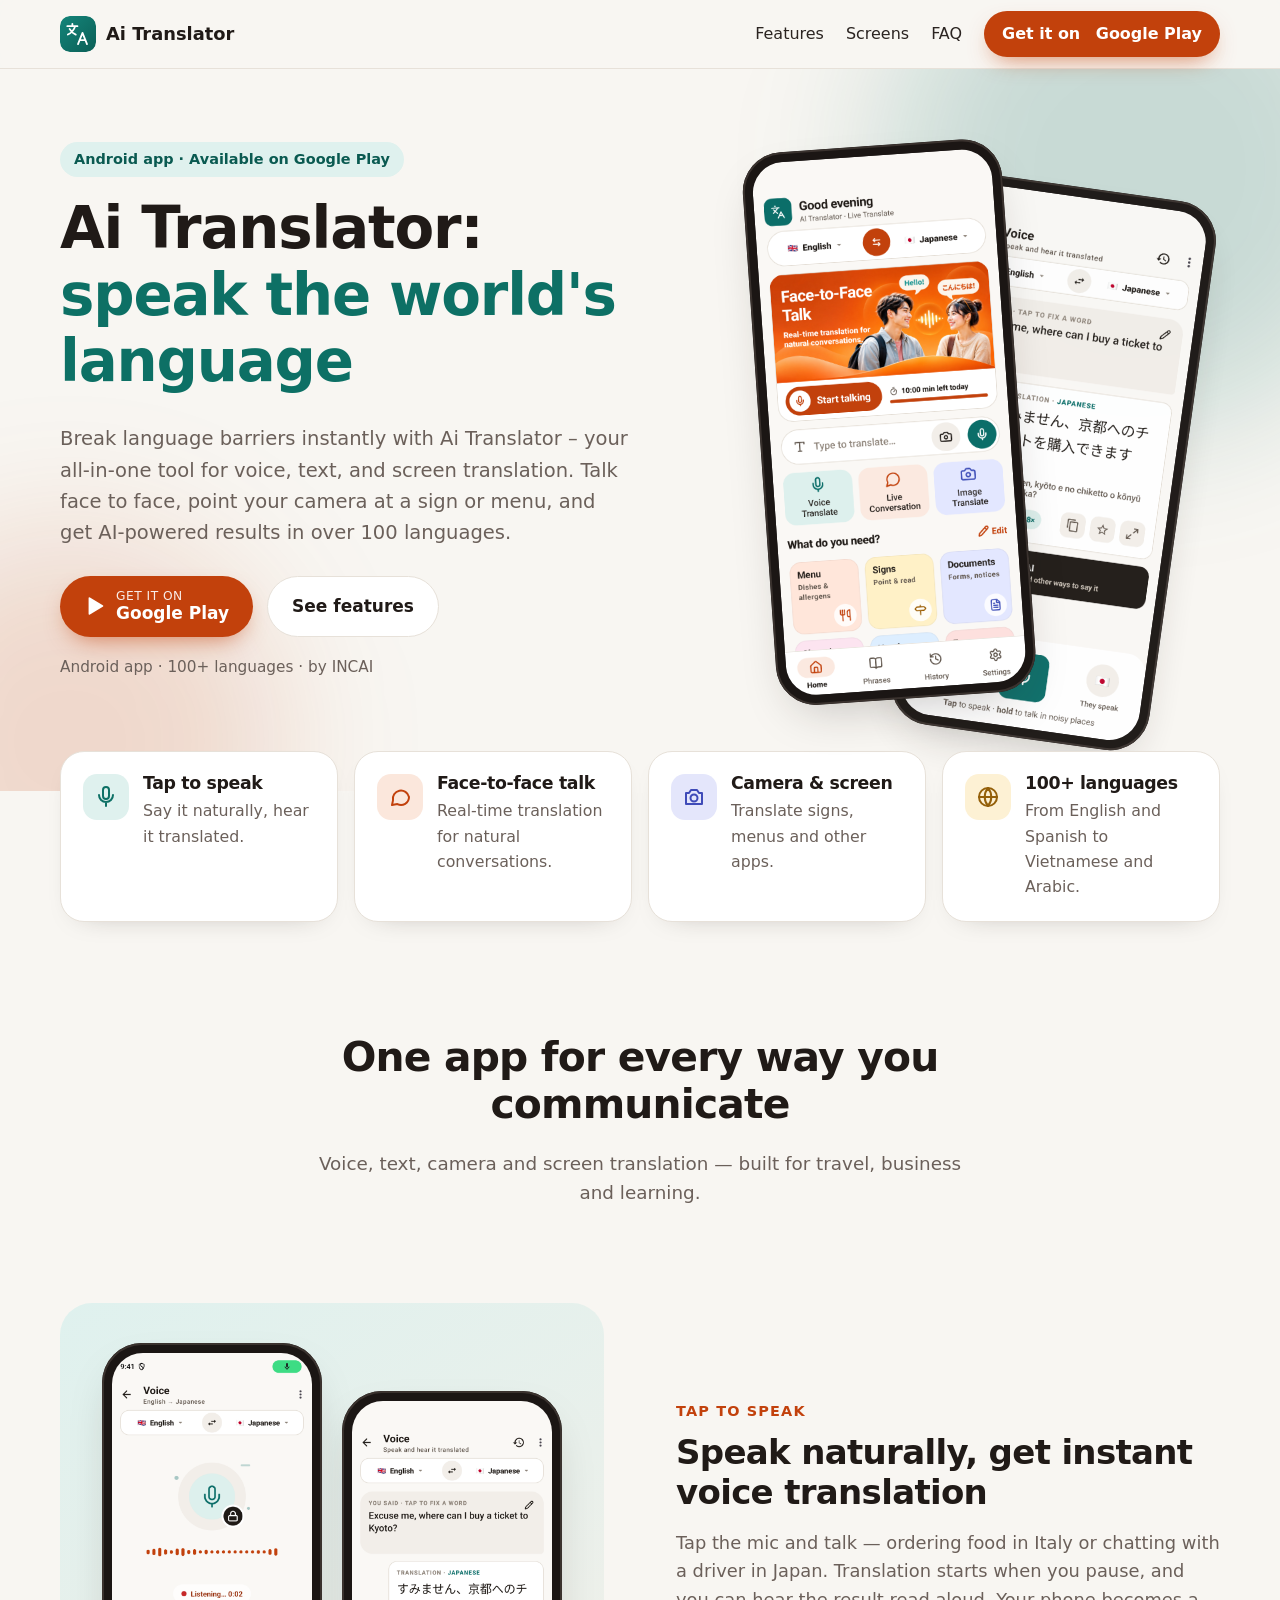
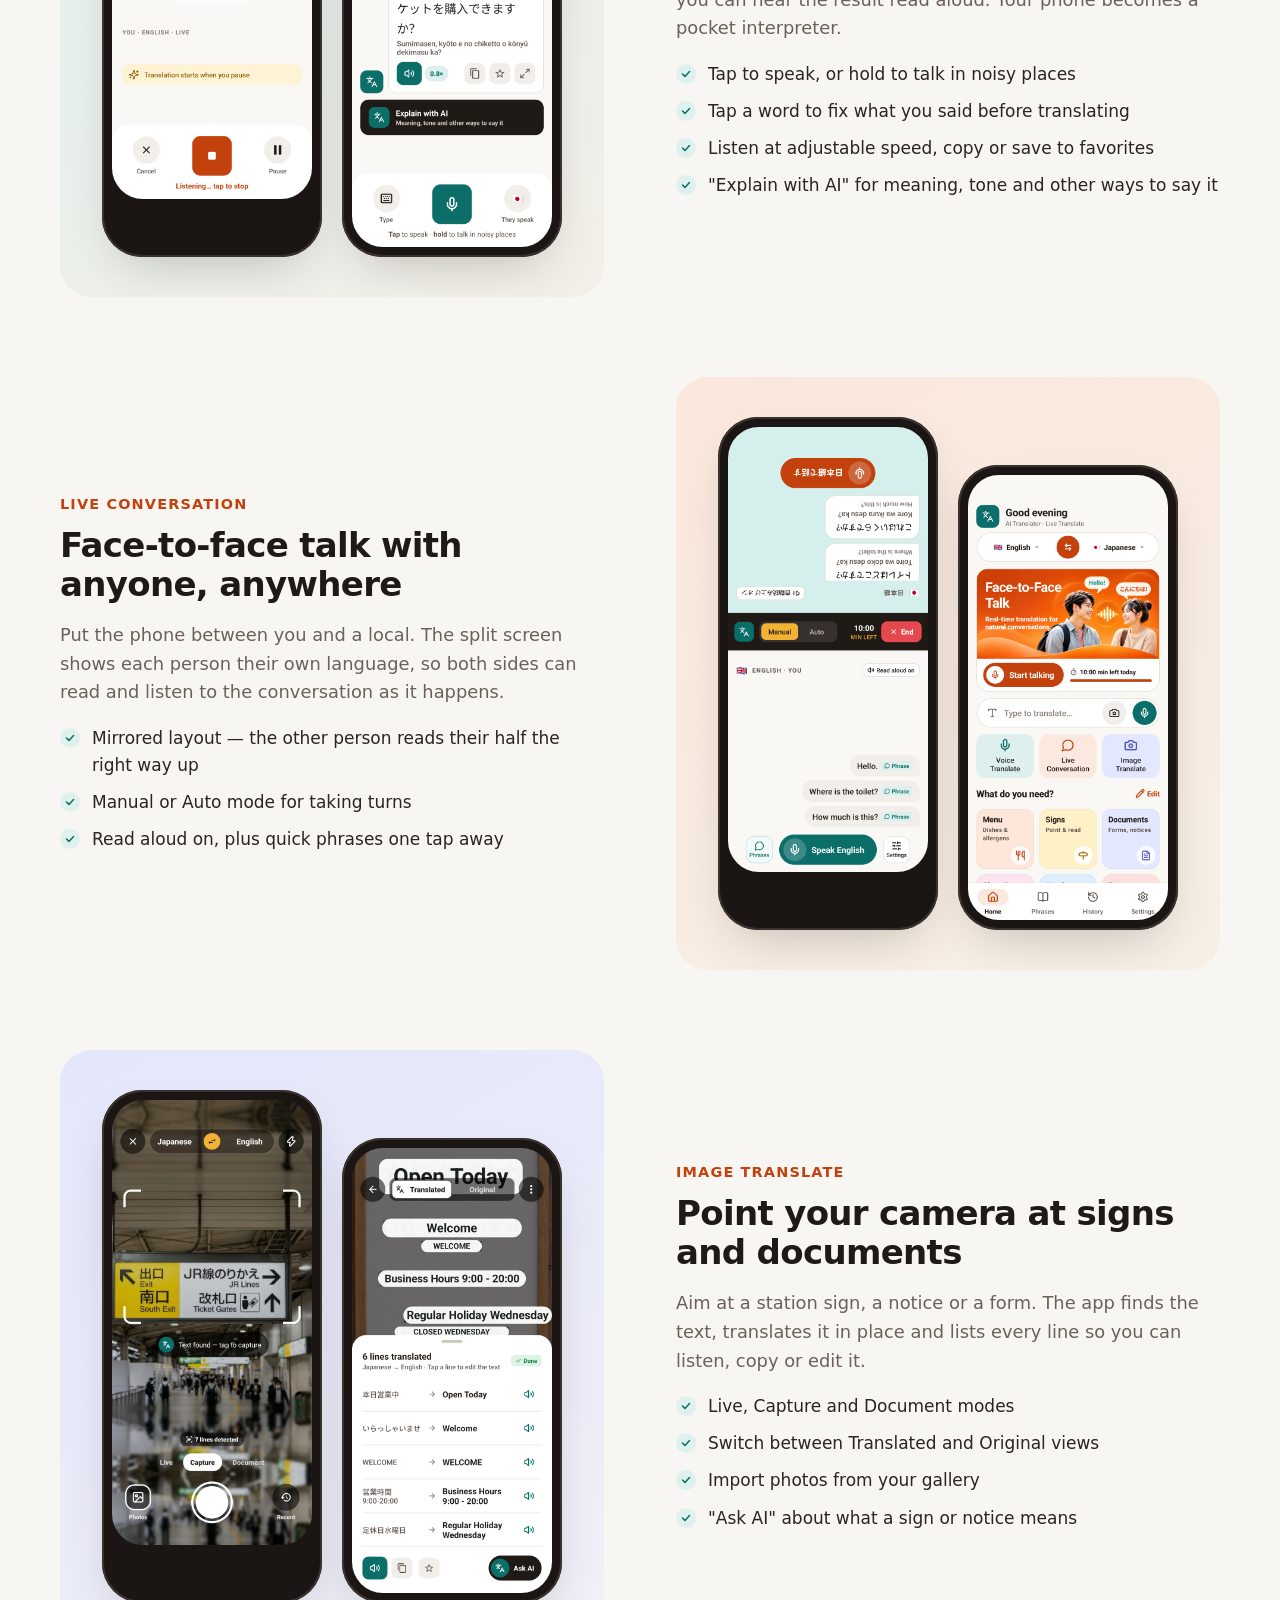
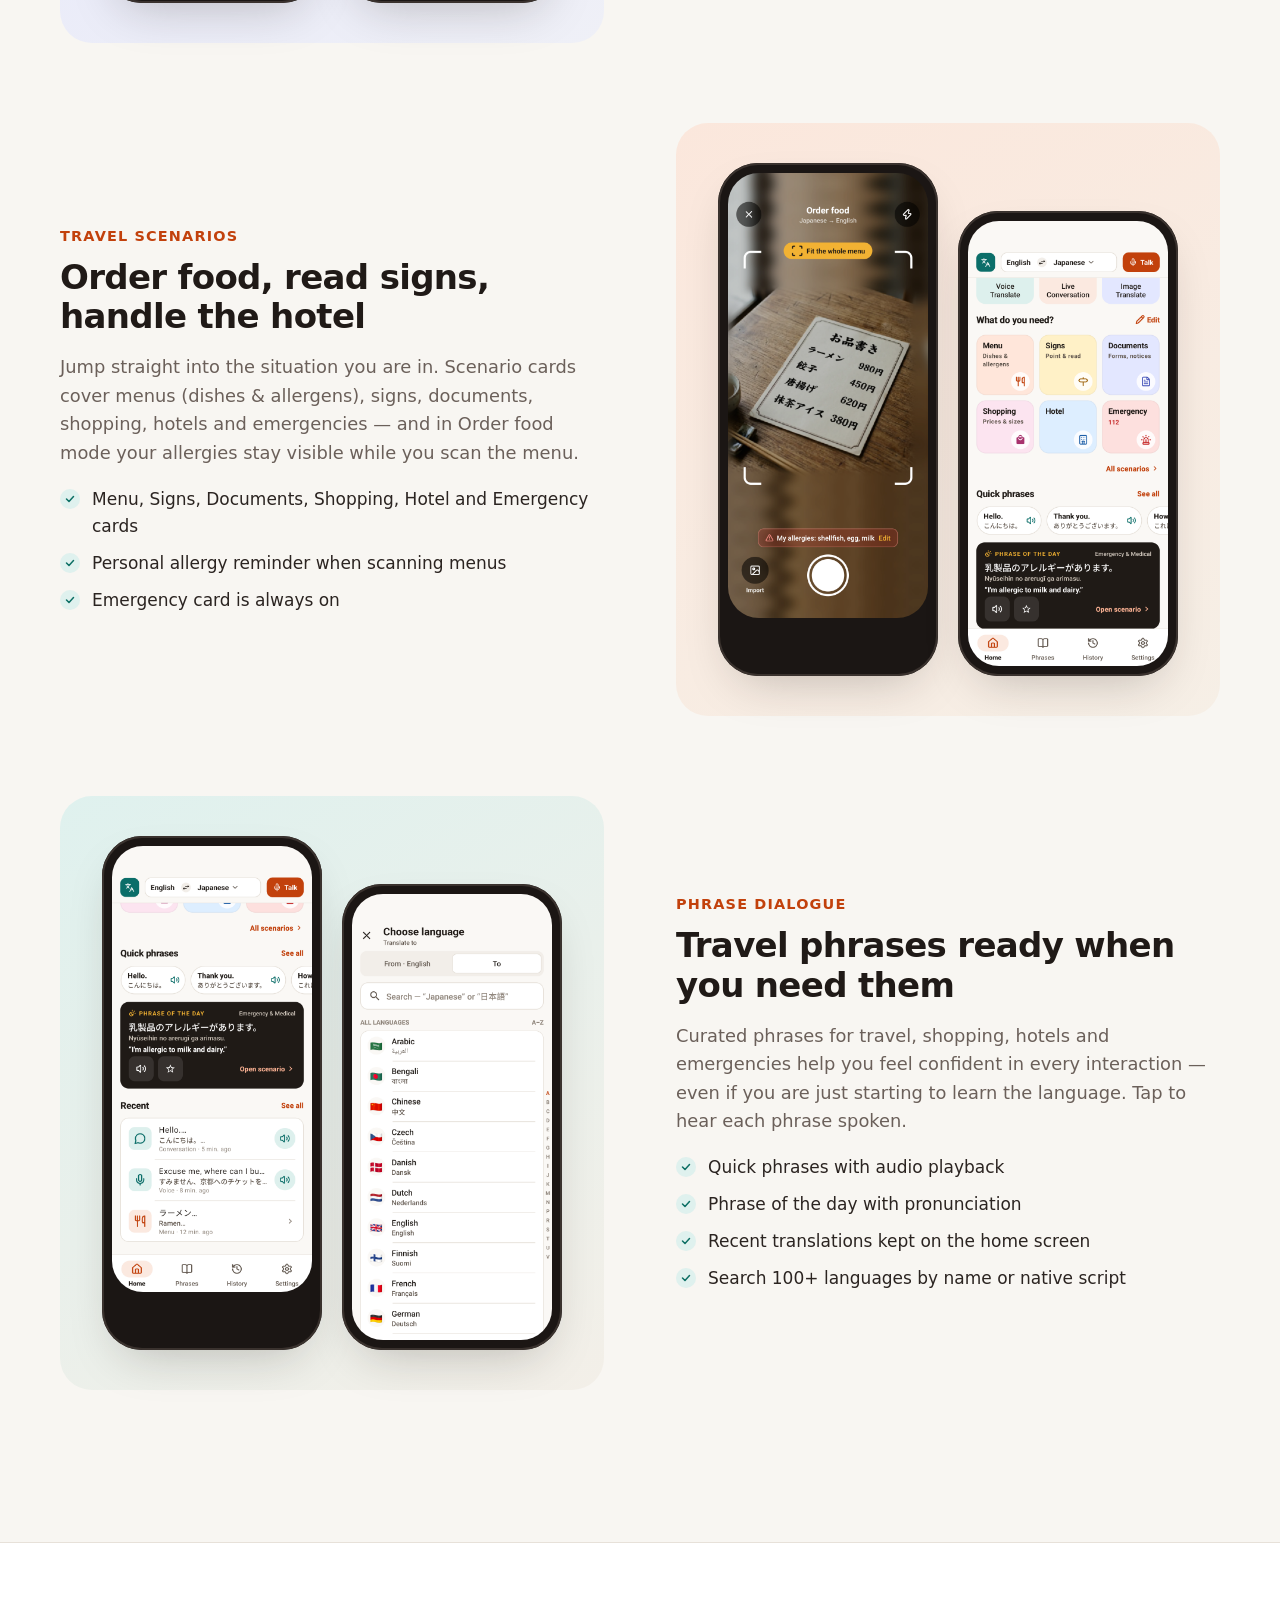
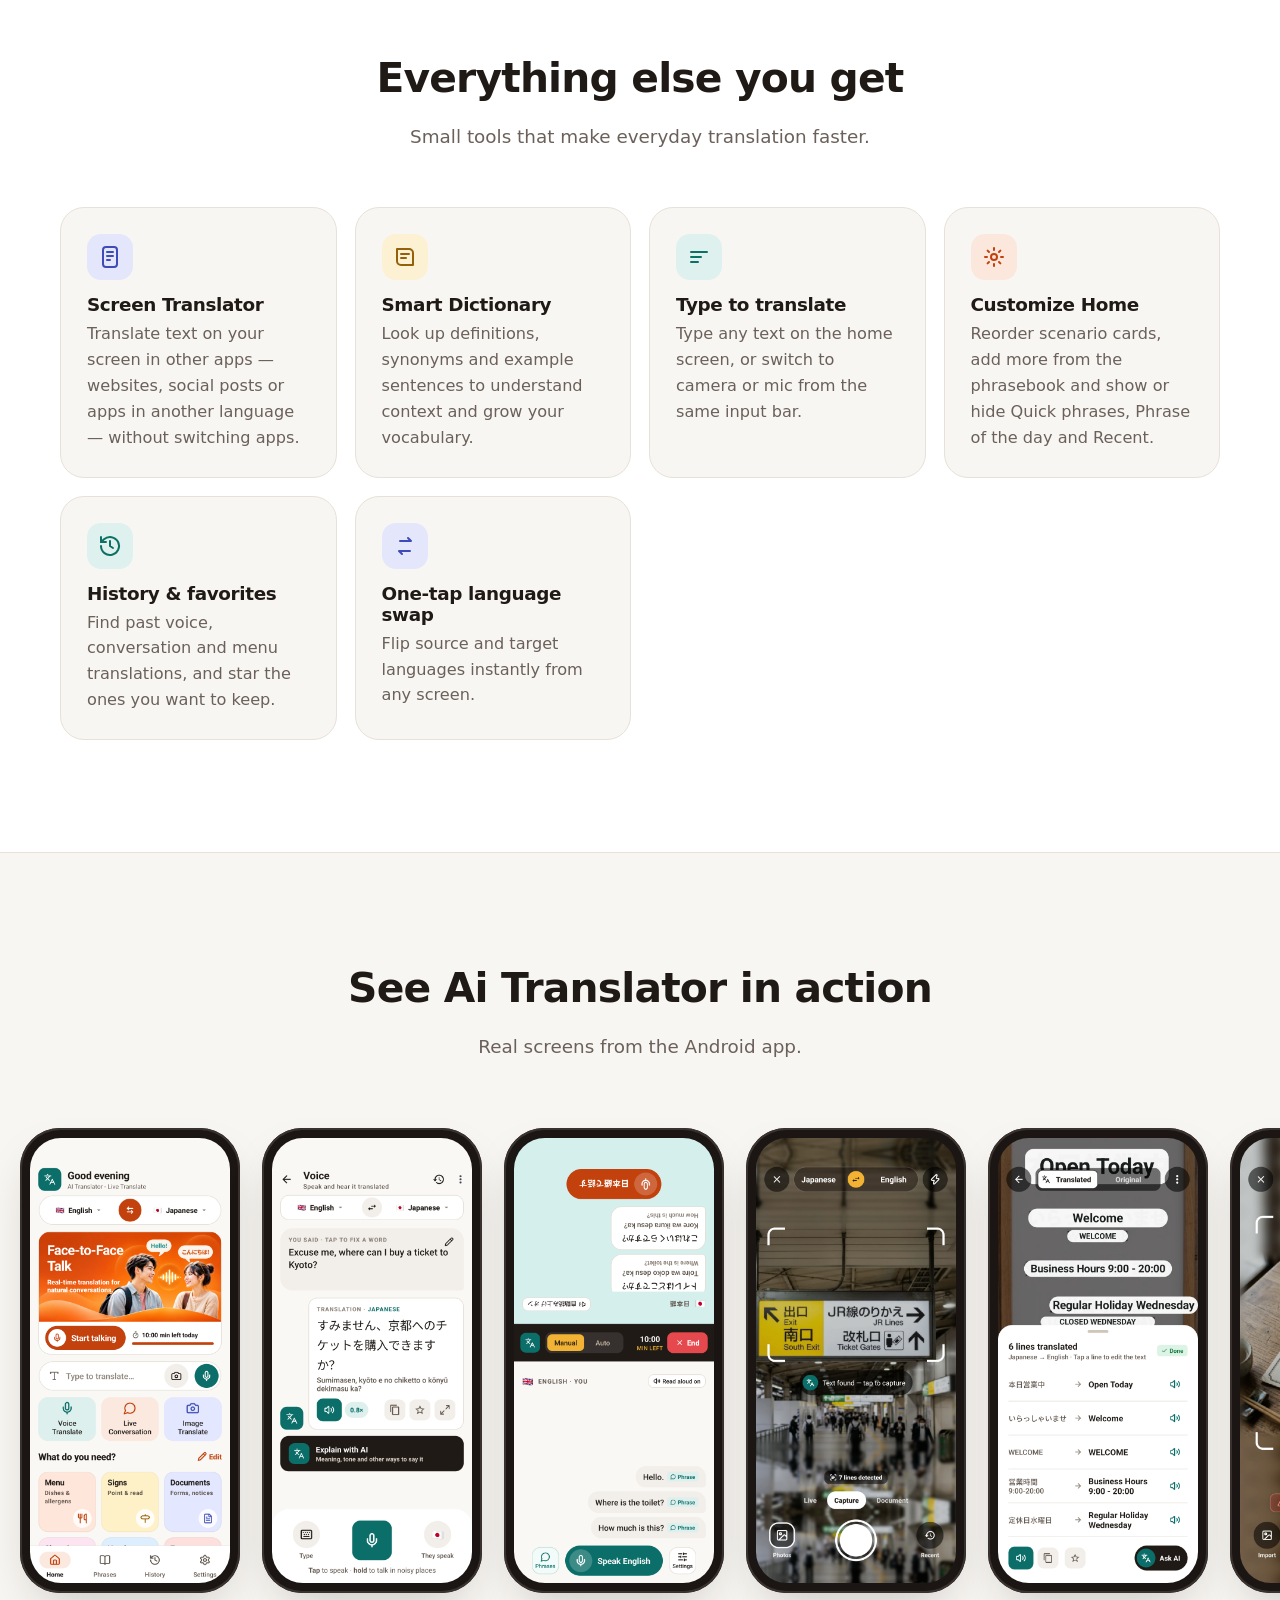
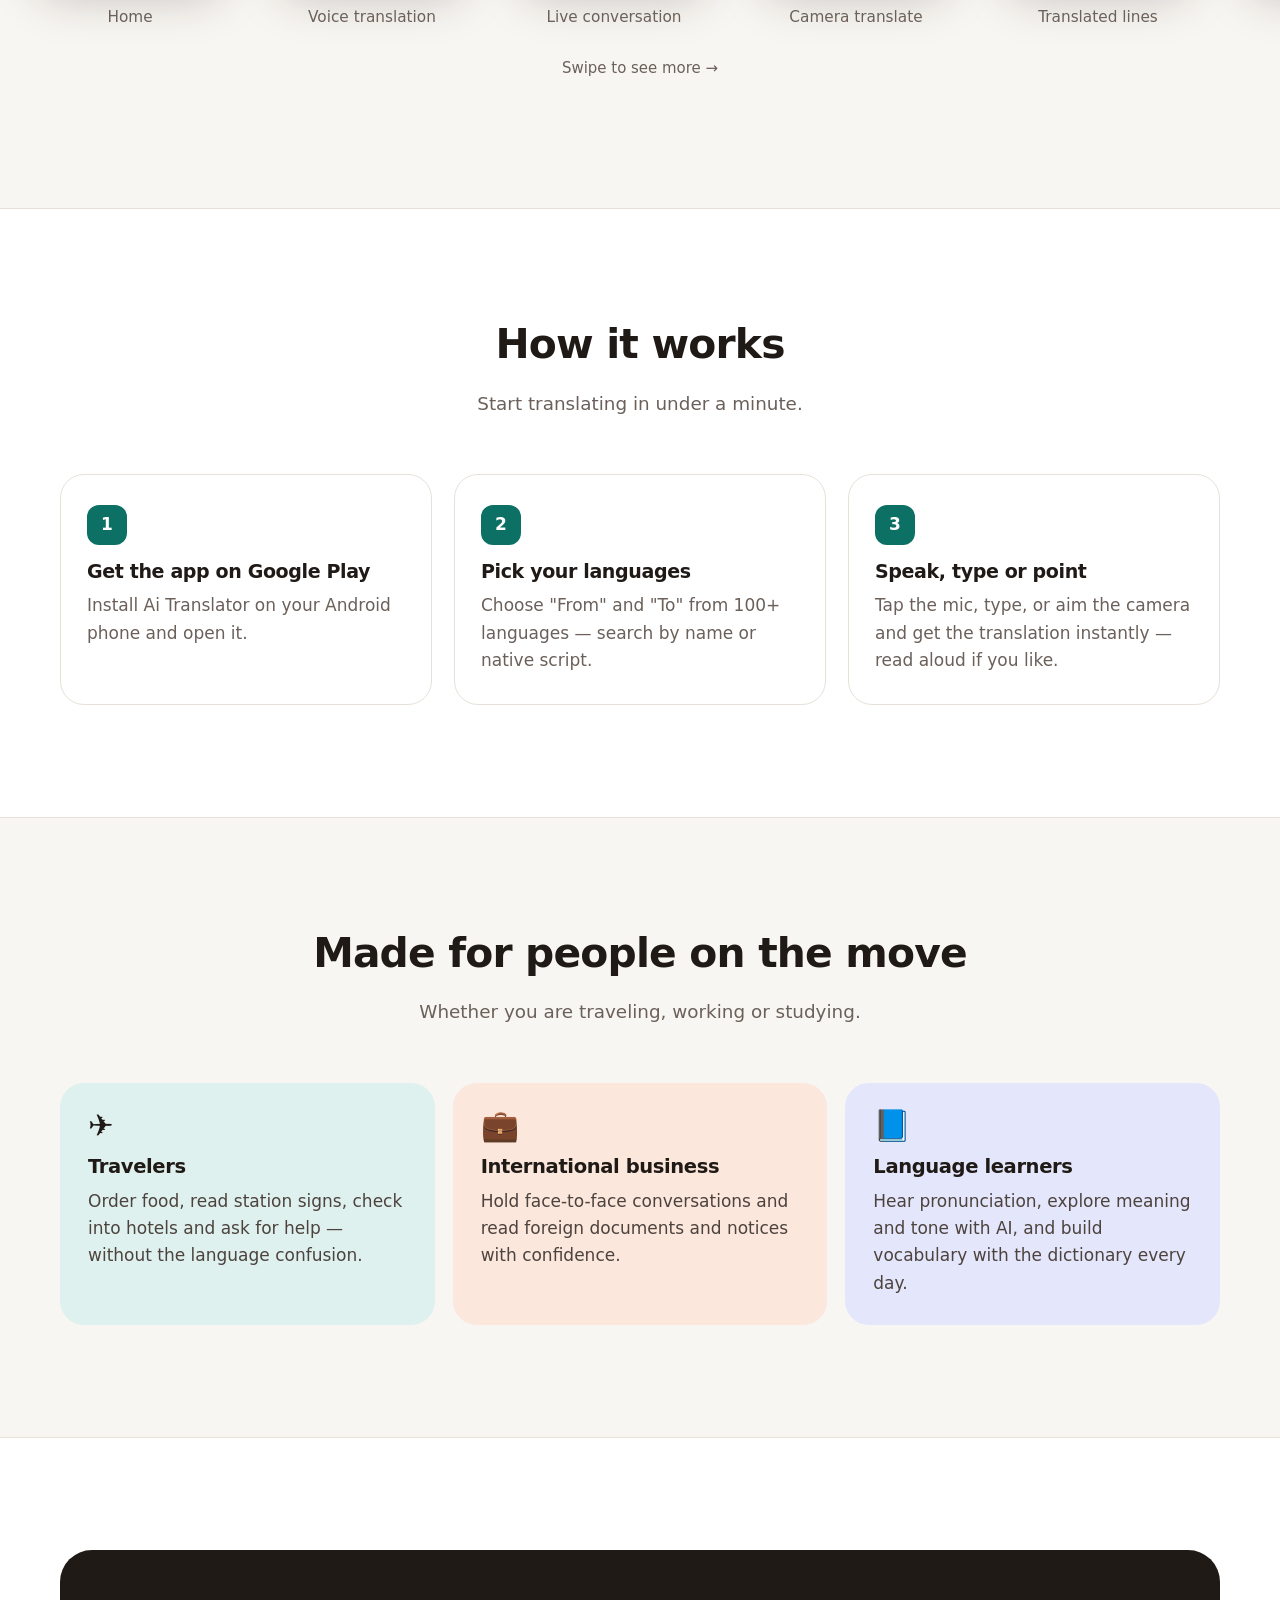
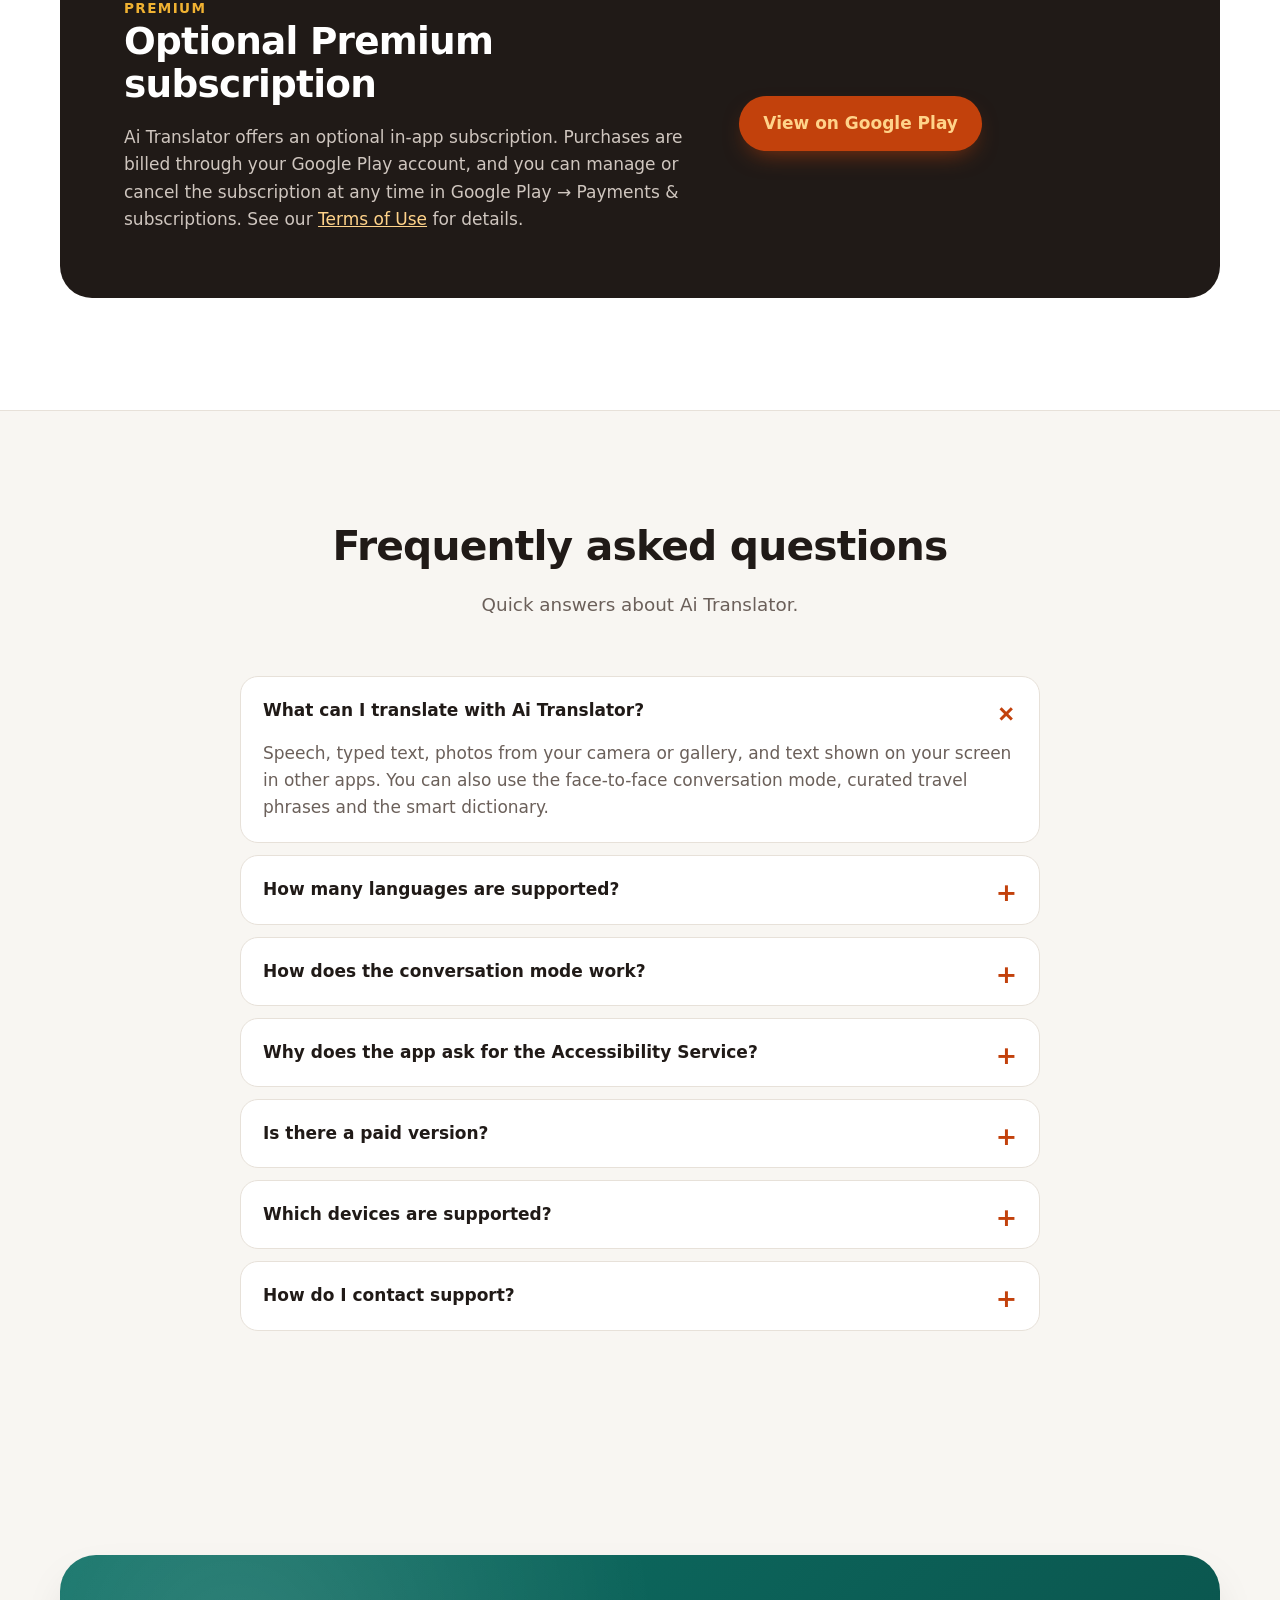
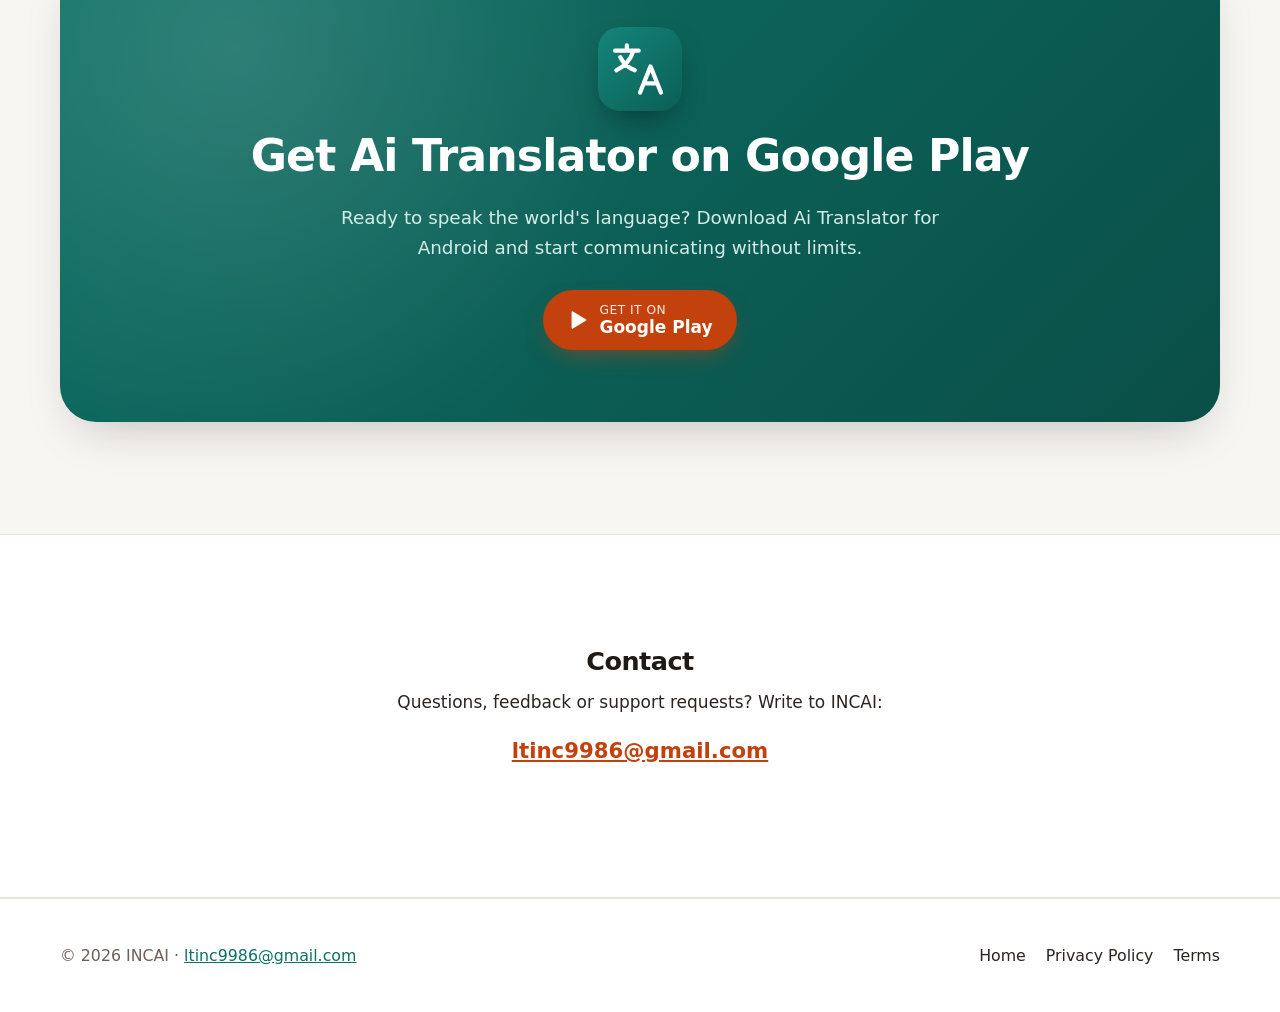
<file: index.html>
<!doctype html>
<html lang="en">
<head>
  <meta charset="utf-8">
  <meta name="viewport" content="width=device-width, initial-scale=1">
  <title>Ai Translator — Voice, Text, Camera &amp; Screen Translation | App on Google Play</title>
  <meta name="description" content="Ai Translator is an Android app on Google Play for instant voice, text, camera and screen translation in 100+ languages, with face-to-face conversation mode and travel phrases.">
  <meta name="google-play-app" content="app-id=com.ai.translator.live.translate">
  <meta name="theme-color" content="#0d7065">
  <meta property="og:type" content="website">
  <meta property="og:title" content="Ai Translator — Translation app on Google Play">
  <meta property="og:description" content="Break language barriers instantly with Ai Translator: voice, text, camera and screen translation in 100+ languages.">
  <meta property="og:image" content="assets/img/screen-home.png">
  <meta name="twitter:card" content="summary_large_image">
  <link rel="icon" href="assets/icon.svg" type="image/svg+xml">
  <link rel="apple-touch-icon" href="assets/icon.svg">
  <link rel="stylesheet" href="assets/style.css">
  <script type="application/ld+json">
  {
    "@context": "https://schema.org",
    "@type": "SoftwareApplication",
    "name": "Ai Translator",
    "operatingSystem": "Android",
    "applicationCategory": "TravelApplication",
    "description": "Break language barriers instantly with AI Translator – your all-in-one tool for voice, text, and screen translation.",
    "installUrl": "https://play.google.com/store/apps/details?id=com.ai.translator.live.translate",
    "author": { "@type": "Organization", "name": "INCAI", "email": "ltinc9986@gmail.com" }
  }
  </script>
</head>
<body>
<a class="skip" href="#main">Skip to content</a>

<header class="site-header">
  <div class="container nav">
    <a class="brand" href="index.html"><img src="assets/icon.svg" alt="Ai Translator icon" width="36" height="36">Ai Translator</a>
    <nav class="nav-links" aria-label="Main">
      <a class="hide-sm" href="#features">Features</a>
      <a class="hide-sm" href="#screens">Screens</a>
      <a class="hide-sm" href="#faq">FAQ</a>
      <a class="btn btn-primary btn-small" href="https://play.google.com/store/apps/details?id=com.ai.translator.live.translate" rel="noopener"><span class="hide-sm">Get it on&nbsp;</span>Google Play</a>
    </nav>
  </div>
</header>

<main id="main">

  <!-- Hero -->
  <section class="hero">
    <div class="container hero-grid">
      <div>
        <span class="eyebrow">Android app · Available on Google Play</span>
        <h1>Ai Translator: <span>speak the world's language</span></h1>
        <p class="lead">Break language barriers instantly with Ai Translator – your all-in-one tool for voice, text, and screen translation. Talk face to face, point your camera at a sign or menu, and get AI-powered results in over 100 languages.</p>
        <div class="hero-actions">
          <a class="btn btn-primary" href="https://play.google.com/store/apps/details?id=com.ai.translator.live.translate" rel="noopener">
            <svg viewBox="0 0 24 24" fill="currentColor" aria-hidden="true"><path d="M5 3.5v17a1 1 0 0 0 1.5.86l14-8.5a1 1 0 0 0 0-1.72l-14-8.5A1 1 0 0 0 5 3.5z"/></svg>
            <span class="btn-label"><small>Get it on</small>Google Play</span>
          </a>
          <a class="btn btn-ghost" href="#features">See features</a>
        </div>
        <p class="hero-note">Android app · 100+ languages · by INCAI</p>
      </div>
      <div class="hero-visual">
        <div class="phone back"><img src="assets/img/screen-voice-result.png" alt="Voice translation result from English to Japanese with pronunciation" width="1344" height="2992"></div>
        <div class="phone front"><img src="assets/img/screen-home.png" alt="Ai Translator home screen with language picker, Face-to-Face Talk and quick tools" width="1344" height="2992"></div>
      </div>
    </div>
  </section>

  <!-- Highlights -->
  <div class="container">
    <div class="highlights">
      <div class="highlight">
        <span class="icon-badge"><svg viewBox="0 0 24 24" fill="none" stroke="currentColor" stroke-width="2" stroke-linecap="round" stroke-linejoin="round" aria-hidden="true"><rect x="9" y="2" width="6" height="12" rx="3"/><path d="M5 10a7 7 0 0 0 14 0M12 17v4"/></svg></span>
        <div><h3>Tap to speak</h3><p>Say it naturally, hear it translated.</p></div>
      </div>
      <div class="highlight">
        <span class="icon-badge orange"><svg viewBox="0 0 24 24" fill="none" stroke="currentColor" stroke-width="2" stroke-linecap="round" stroke-linejoin="round" aria-hidden="true"><path d="M21 12a8 8 0 0 1-11.6 7.1L4 20l1-4.6A8 8 0 1 1 21 12z"/></svg></span>
        <div><h3>Face-to-face talk</h3><p>Real-time translation for natural conversations.</p></div>
      </div>
      <div class="highlight">
        <span class="icon-badge blue"><svg viewBox="0 0 24 24" fill="none" stroke="currentColor" stroke-width="2" stroke-linecap="round" stroke-linejoin="round" aria-hidden="true"><path d="M4 8h3l2-3h6l2 3h3v11H4z"/><circle cx="12" cy="13" r="3.5"/></svg></span>
        <div><h3>Camera &amp; screen</h3><p>Translate signs, menus and other apps.</p></div>
      </div>
      <div class="highlight">
        <span class="icon-badge amber"><svg viewBox="0 0 24 24" fill="none" stroke="currentColor" stroke-width="2" stroke-linecap="round" stroke-linejoin="round" aria-hidden="true"><circle cx="12" cy="12" r="9"/><path d="M3 12h18M12 3a14 14 0 0 1 0 18M12 3a14 14 0 0 0 0 18"/></svg></span>
        <div><h3>100+ languages</h3><p>From English and Spanish to Vietnamese and Arabic.</p></div>
      </div>
    </div>
  </div>

  <!-- Features -->
  <section class="section" id="features">
    <div class="container">
      <div class="section-head">
        <h2>One app for every way you communicate</h2>
        <p>Voice, text, camera and screen translation — built for travel, business and learning.</p>
      </div>

      <article class="feature">
        <div class="feature-media">
          <div class="phone sm"><img src="assets/img/screen-voice-listening.png" alt="Voice screen listening to English speech, translation starts when you pause" width="1344" height="2992" loading="lazy"></div>
          <div class="phone sm"><img src="assets/img/screen-voice-result.png" alt="Voice translation card showing Japanese translation, romanization and playback controls" width="1344" height="2992" loading="lazy"></div>
        </div>
        <div class="feature-text">
          <div class="kicker">Tap to Speak</div>
          <h3>Speak naturally, get instant voice translation</h3>
          <p>Tap the mic and talk — ordering food in Italy or chatting with a driver in Japan. Translation starts when you pause, and you can hear the result read aloud. Your phone becomes a pocket interpreter.</p>
          <ul class="checks">
            <li>Tap to speak, or hold to talk in noisy places</li>
            <li>Tap a word to fix what you said before translating</li>
            <li>Listen at adjustable speed, copy or save to favorites</li>
            <li>"Explain with AI" for meaning, tone and other ways to say it</li>
          </ul>
        </div>
      </article>

      <article class="feature reverse">
        <div class="feature-media warm">
          <div class="phone sm"><img src="assets/img/screen-conversation.png" alt="Live conversation split screen: Japanese side upside down for the other person, English side for you" width="1344" height="2992" loading="lazy"></div>
          <div class="phone sm"><img src="assets/img/screen-home.png" alt="Face-to-Face Talk card on the home screen with Start talking button" width="1344" height="2992" loading="lazy"></div>
        </div>
        <div class="feature-text">
          <div class="kicker">Live Conversation</div>
          <h3>Face-to-face talk with anyone, anywhere</h3>
          <p>Put the phone between you and a local. The split screen shows each person their own language, so both sides can read and listen to the conversation as it happens.</p>
          <ul class="checks">
            <li>Mirrored layout — the other person reads their half the right way up</li>
            <li>Manual or Auto mode for taking turns</li>
            <li>Read aloud on, plus quick phrases one tap away</li>
          </ul>
        </div>
      </article>

      <article class="feature">
        <div class="feature-media cool">
          <div class="phone sm"><img src="assets/img/screen-camera.png" alt="Camera translator detecting text on a Japanese train station sign" width="1344" height="2992" loading="lazy"></div>
          <div class="phone sm"><img src="assets/img/screen-image-result.png" alt="Translated sign overlay with a list of six translated lines from Japanese to English" width="1344" height="2992" loading="lazy"></div>
        </div>
        <div class="feature-text">
          <div class="kicker">Image Translate</div>
          <h3>Point your camera at signs and documents</h3>
          <p>Aim at a station sign, a notice or a form. The app finds the text, translates it in place and lists every line so you can listen, copy or edit it.</p>
          <ul class="checks">
            <li>Live, Capture and Document modes</li>
            <li>Switch between Translated and Original views</li>
            <li>Import photos from your gallery</li>
            <li>"Ask AI" about what a sign or notice means</li>
          </ul>
        </div>
      </article>

      <article class="feature reverse">
        <div class="feature-media warm">
          <div class="phone sm"><img src="assets/img/screen-menu.png" alt="Order food mode scanning a Japanese menu with an allergy reminder" width="1344" height="2992" loading="lazy"></div>
          <div class="phone sm"><img src="assets/img/screen-scenarios.png" alt="Scenario cards for Menu, Signs, Documents, Shopping, Hotel and Emergency" width="1344" height="2992" loading="lazy"></div>
        </div>
        <div class="feature-text">
          <div class="kicker">Travel scenarios</div>
          <h3>Order food, read signs, handle the hotel</h3>
          <p>Jump straight into the situation you are in. Scenario cards cover menus (dishes &amp; allergens), signs, documents, shopping, hotels and emergencies — and in Order food mode your allergies stay visible while you scan the menu.</p>
          <ul class="checks">
            <li>Menu, Signs, Documents, Shopping, Hotel and Emergency cards</li>
            <li>Personal allergy reminder when scanning menus</li>
            <li>Emergency card is always on</li>
          </ul>
        </div>
      </article>

      <article class="feature">
        <div class="feature-media">
          <div class="phone sm"><img src="assets/img/screen-phrases.png" alt="Quick phrases, phrase of the day and recent translations on the home screen" width="1344" height="2992" loading="lazy"></div>
          <div class="phone sm"><img src="assets/img/screen-languages.png" alt="Choose language screen with search and A to Z list of languages" width="1344" height="2992" loading="lazy"></div>
        </div>
        <div class="feature-text">
          <div class="kicker">Phrase Dialogue</div>
          <h3>Travel phrases ready when you need them</h3>
          <p>Curated phrases for travel, shopping, hotels and emergencies help you feel confident in every interaction — even if you are just starting to learn the language. Tap to hear each phrase spoken.</p>
          <ul class="checks">
            <li>Quick phrases with audio playback</li>
            <li>Phrase of the day with pronunciation</li>
            <li>Recent translations kept on the home screen</li>
            <li>Search 100+ languages by name or native script</li>
          </ul>
        </div>
      </article>
    </div>
  </section>

  <!-- More functions -->
  <section class="section section-alt" id="more">
    <div class="container">
      <div class="section-head">
        <h2>Everything else you get</h2>
        <p>Small tools that make everyday translation faster.</p>
      </div>
      <div class="func-grid">
        <div class="func">
          <span class="icon-badge blue"><svg viewBox="0 0 24 24" fill="none" stroke="currentColor" stroke-width="2" stroke-linecap="round" stroke-linejoin="round" aria-hidden="true"><rect x="5" y="2" width="14" height="20" rx="3"/><path d="M9 7h6M9 11h6M9 15h3"/></svg></span>
          <h3>Screen Translator</h3>
          <p>Translate text on your screen in other apps — websites, social posts or apps in another language — without switching apps.</p>
        </div>
        <div class="func">
          <span class="icon-badge amber"><svg viewBox="0 0 24 24" fill="none" stroke="currentColor" stroke-width="2" stroke-linecap="round" stroke-linejoin="round" aria-hidden="true"><path d="M4 4h12a4 4 0 0 1 4 4v12H8a4 4 0 0 1-4-4z"/><path d="M8 9h8M8 13h5"/></svg></span>
          <h3>Smart Dictionary</h3>
          <p>Look up definitions, synonyms and example sentences to understand context and grow your vocabulary.</p>
        </div>
        <div class="func">
          <span class="icon-badge"><svg viewBox="0 0 24 24" fill="none" stroke="currentColor" stroke-width="2" stroke-linecap="round" stroke-linejoin="round" aria-hidden="true"><path d="M4 7h16M4 12h10M4 17h7"/></svg></span>
          <h3>Type to translate</h3>
          <p>Type any text on the home screen, or switch to camera or mic from the same input bar.</p>
        </div>
        <div class="func">
          <span class="icon-badge orange"><svg viewBox="0 0 24 24" fill="none" stroke="currentColor" stroke-width="2" stroke-linecap="round" stroke-linejoin="round" aria-hidden="true"><circle cx="12" cy="12" r="3"/><path d="M19 12h2M3 12h2M12 3v2M12 19v2M17 7l1.4-1.4M5.6 18.4 7 17M17 17l1.4 1.4M5.6 5.6 7 7"/></svg></span>
          <h3>Customize Home</h3>
          <p>Reorder scenario cards, add more from the phrasebook and show or hide Quick phrases, Phrase of the day and Recent.</p>
        </div>
        <div class="func">
          <span class="icon-badge"><svg viewBox="0 0 24 24" fill="none" stroke="currentColor" stroke-width="2" stroke-linecap="round" stroke-linejoin="round" aria-hidden="true"><path d="M3 12a9 9 0 1 0 3-6.7L3 8"/><path d="M3 3v5h5M12 7v5l3 2"/></svg></span>
          <h3>History &amp; favorites</h3>
          <p>Find past voice, conversation and menu translations, and star the ones you want to keep.</p>
        </div>
        <div class="func">
          <span class="icon-badge blue"><svg viewBox="0 0 24 24" fill="none" stroke="currentColor" stroke-width="2" stroke-linecap="round" stroke-linejoin="round" aria-hidden="true"><path d="M7 7h11l-3-3M17 17H6l3 3"/></svg></span>
          <h3>One-tap language swap</h3>
          <p>Flip source and target languages instantly from any screen.</p>
        </div>
      </div>
    </div>
  </section>

  <!-- Gallery -->
  <section class="section" id="screens">
    <div class="container">
      <div class="section-head">
        <h2>See Ai Translator in action</h2>
        <p>Real screens from the Android app.</p>
      </div>
    </div>
    <div class="gallery" tabindex="0" aria-label="App screenshots">
      <figure><div class="phone"><img src="assets/img/screen-home.png" alt="Home screen" width="1344" height="2992" loading="lazy"></div><figcaption>Home</figcaption></figure>
      <figure><div class="phone"><img src="assets/img/screen-voice-result.png" alt="Voice translation result" width="1344" height="2992" loading="lazy"></div><figcaption>Voice translation</figcaption></figure>
      <figure><div class="phone"><img src="assets/img/screen-conversation.png" alt="Live conversation" width="1344" height="2992" loading="lazy"></div><figcaption>Live conversation</figcaption></figure>
      <figure><div class="phone"><img src="assets/img/screen-camera.png" alt="Camera translator on a station sign" width="1344" height="2992" loading="lazy"></div><figcaption>Camera translate</figcaption></figure>
      <figure><div class="phone"><img src="assets/img/screen-image-result.png" alt="Translated sign lines" width="1344" height="2992" loading="lazy"></div><figcaption>Translated lines</figcaption></figure>
      <figure><div class="phone"><img src="assets/img/screen-menu.png" alt="Menu scanning with allergy reminder" width="1344" height="2992" loading="lazy"></div><figcaption>Order food</figcaption></figure>
      <figure><div class="phone"><img src="assets/img/screen-scenarios.png" alt="Scenario cards" width="1344" height="2992" loading="lazy"></div><figcaption>Scenarios</figcaption></figure>
      <figure><div class="phone"><img src="assets/img/screen-languages.png" alt="Choose language" width="1344" height="2992" loading="lazy"></div><figcaption>100+ languages</figcaption></figure>
      <figure><div class="phone"><img src="assets/img/screen-customize.png" alt="Customize Home settings" width="1344" height="2992" loading="lazy"></div><figcaption>Customize Home</figcaption></figure>
    </div>
    <p class="gallery-hint">Swipe to see more →</p>
  </section>

  <!-- How it works -->
  <section class="section section-alt" id="how">
    <div class="container">
      <div class="section-head">
        <h2>How it works</h2>
        <p>Start translating in under a minute.</p>
      </div>
      <div class="steps">
        <div class="step"><h3>Get the app on Google Play</h3><p>Install Ai Translator on your Android phone and open it.</p></div>
        <div class="step"><h3>Pick your languages</h3><p>Choose "From" and "To" from 100+ languages — search by name or native script.</p></div>
        <div class="step"><h3>Speak, type or point</h3><p>Tap the mic, type, or aim the camera and get the translation instantly — read aloud if you like.</p></div>
      </div>
    </div>
  </section>

  <!-- Audience -->
  <section class="section" id="who">
    <div class="container">
      <div class="section-head">
        <h2>Made for people on the move</h2>
        <p>Whether you are traveling, working or studying.</p>
      </div>
      <div class="audience">
        <div class="aud a1"><span class="emoji" aria-hidden="true">✈️</span><h3>Travelers</h3><p>Order food, read station signs, check into hotels and ask for help — without the language confusion.</p></div>
        <div class="aud a2"><span class="emoji" aria-hidden="true">💼</span><h3>International business</h3><p>Hold face-to-face conversations and read foreign documents and notices with confidence.</p></div>
        <div class="aud a3"><span class="emoji" aria-hidden="true">📘</span><h3>Language learners</h3><p>Hear pronunciation, explore meaning and tone with AI, and build vocabulary with the dictionary every day.</p></div>
      </div>
    </div>
  </section>

  <!-- Premium -->
  <section class="section section-alt" id="premium">
    <div class="container">
      <div class="panel-dark">
        <div>
          <div class="tag">Premium</div>
          <h2>Optional Premium subscription</h2>
          <p>Ai Translator offers an optional in-app subscription. Purchases are billed through your Google Play account, and you can manage or cancel the subscription at any time in Google Play → Payments &amp; subscriptions. See our <a href="terms.html#subscriptions">Terms of Use</a> for details.</p>
        </div>
        <div>
          <a class="btn btn-primary" href="https://play.google.com/store/apps/details?id=com.ai.translator.live.translate" rel="noopener">View on Google Play</a>
        </div>
      </div>
    </div>
  </section>

  <!-- FAQ -->
  <section class="section" id="faq">
    <div class="container">
      <div class="section-head">
        <h2>Frequently asked questions</h2>
        <p>Quick answers about Ai Translator.</p>
      </div>
      <div class="faq">
        <details open>
          <summary>What can I translate with Ai Translator?</summary>
          <p>Speech, typed text, photos from your camera or gallery, and text shown on your screen in other apps. You can also use the face-to-face conversation mode, curated travel phrases and the smart dictionary.</p>
        </details>
        <details>
          <summary>How many languages are supported?</summary>
          <p>More than 100 languages, from English and Spanish to Vietnamese and Arabic. Pick any pair on the language screen and swap them with one tap.</p>
        </details>
        <details>
          <summary>How does the conversation mode work?</summary>
          <p>Open Live Conversation and place the phone between you and the other person. Each side of the screen shows one language, mirrored so the other person can read their half. Choose Manual or Auto mode for taking turns.</p>
        </details>
        <details>
          <summary>Why does the app ask for the Accessibility Service?</summary>
          <p>The Screen Translator uses Android's AccessibilityService API to capture text displayed on your screen from other apps so it can be translated into your preferred language in real time. The app does not collect, store or share personal or sensitive data through this feature. Read more in our <a href="policies.html">Privacy Policy</a>.</p>
        </details>
        <details>
          <summary>Is there a paid version?</summary>
          <p>Yes, an optional Premium subscription is available inside the app. It is billed through Google Play and can be cancelled anytime in your Google Play subscriptions.</p>
        </details>
        <details>
          <summary>Which devices are supported?</summary>
          <p>Ai Translator is an Android app distributed on Google Play.</p>
        </details>
        <details>
          <summary>How do I contact support?</summary>
          <p>Email us at <a href="mailto:ltinc9986@gmail.com">ltinc9986@gmail.com</a> and we will get back to you.</p>
        </details>
      </div>
    </div>
  </section>

  <!-- CTA -->
  <section class="section" id="get">
    <div class="container">
      <div class="cta">
        <img src="assets/icon.svg" alt="Ai Translator icon" width="84" height="84" loading="lazy">
        <h2>Get Ai Translator on Google Play</h2>
        <p>Ready to speak the world's language? Download Ai Translator for Android and start communicating without limits.</p>
        <a class="btn btn-primary" href="https://play.google.com/store/apps/details?id=com.ai.translator.live.translate" rel="noopener">
          <svg viewBox="0 0 24 24" fill="currentColor" aria-hidden="true"><path d="M5 3.5v17a1 1 0 0 0 1.5.86l14-8.5a1 1 0 0 0 0-1.72l-14-8.5A1 1 0 0 0 5 3.5z"/></svg>
          <span class="btn-label"><small>Get it on</small>Google Play</span>
        </a>
      </div>
    </div>
  </section>

  <!-- Contact -->
  <section class="section section-alt contact" id="contact">
    <div class="container">
      <h2>Contact</h2>
      <p>Questions, feedback or support requests? Write to INCAI:</p>
      <p><a class="mail" href="mailto:ltinc9986@gmail.com">ltinc9986@gmail.com</a></p>
    </div>
  </section>

</main>

<footer class="site-footer">
  <div class="container footer-grid">
    <div>© 2026 INCAI · <a href="mailto:ltinc9986@gmail.com">ltinc9986@gmail.com</a></div>
    <nav class="footer-links" aria-label="Footer">
      <a href="index.html">Home</a>
      <a href="policies.html">Privacy Policy</a>
      <a href="terms.html">Terms</a>
    </nav>
  </div>
</footer>
</body>
</html>
</file>
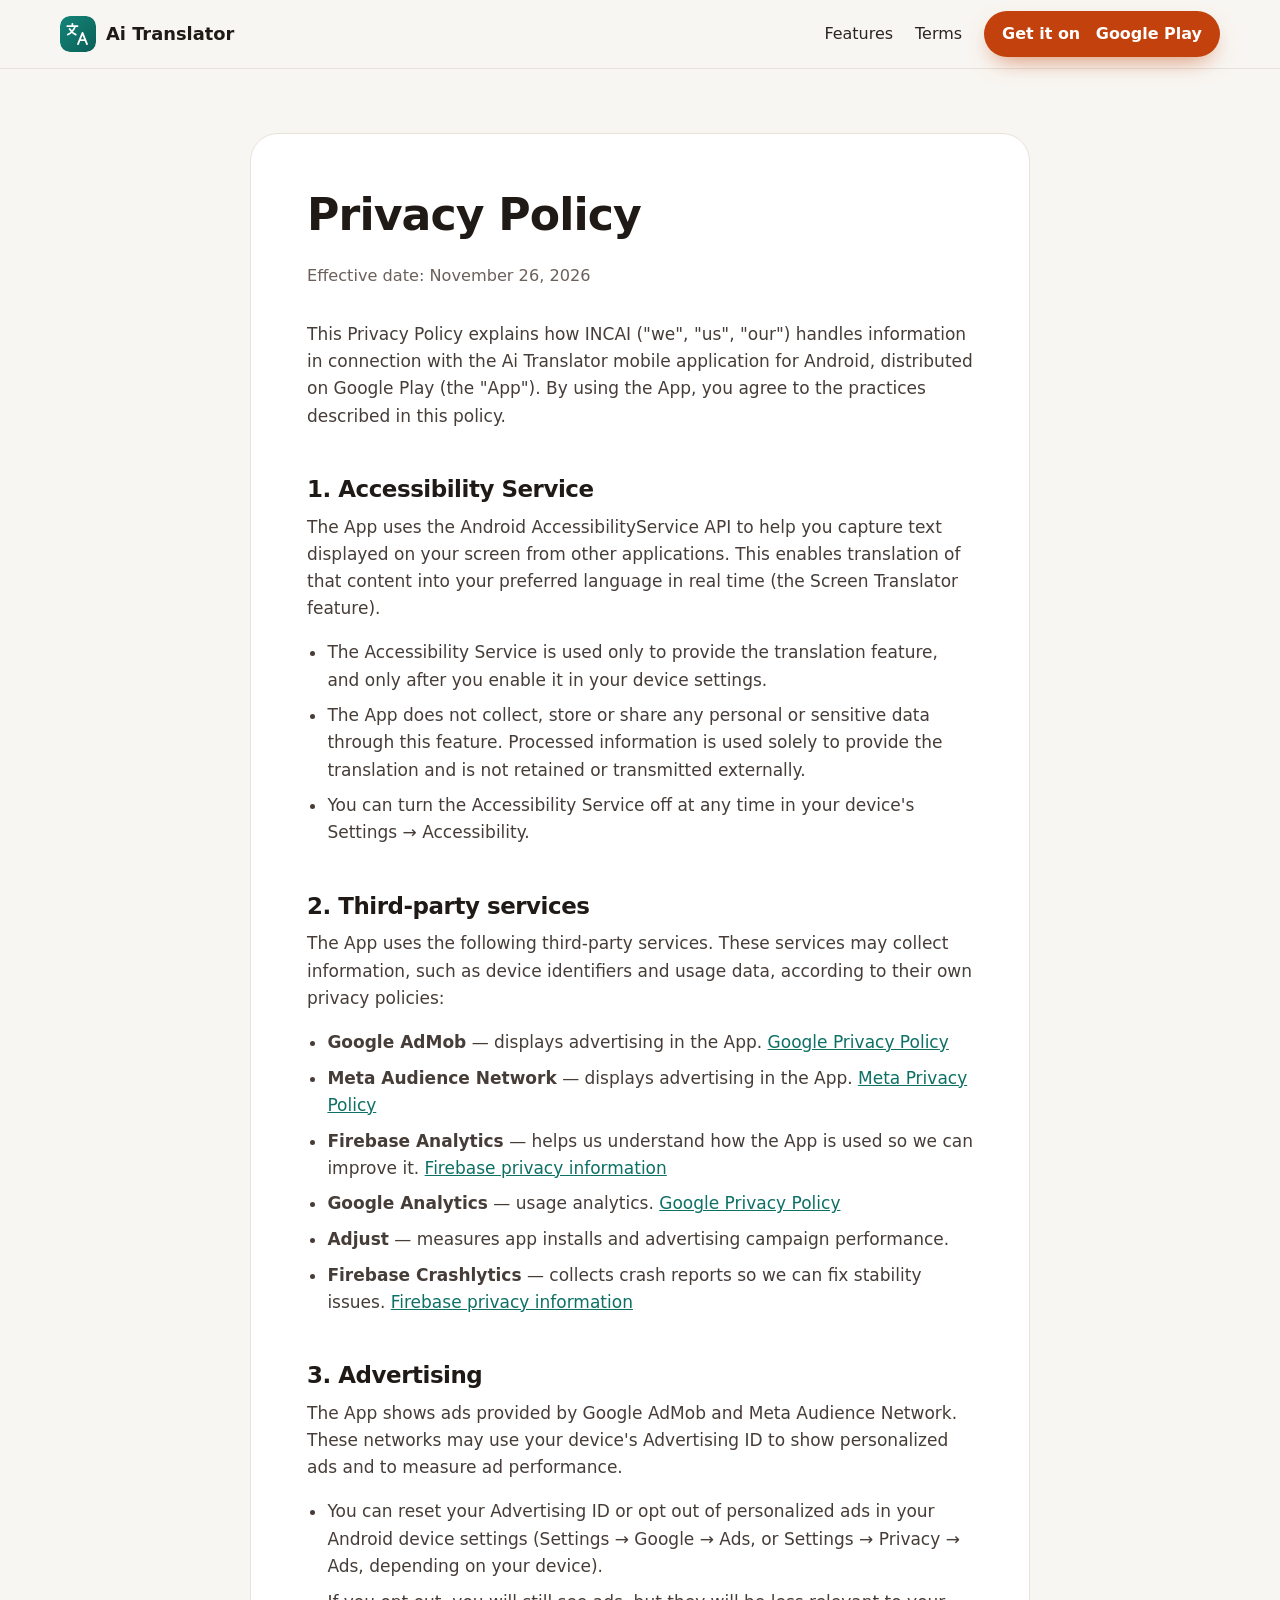
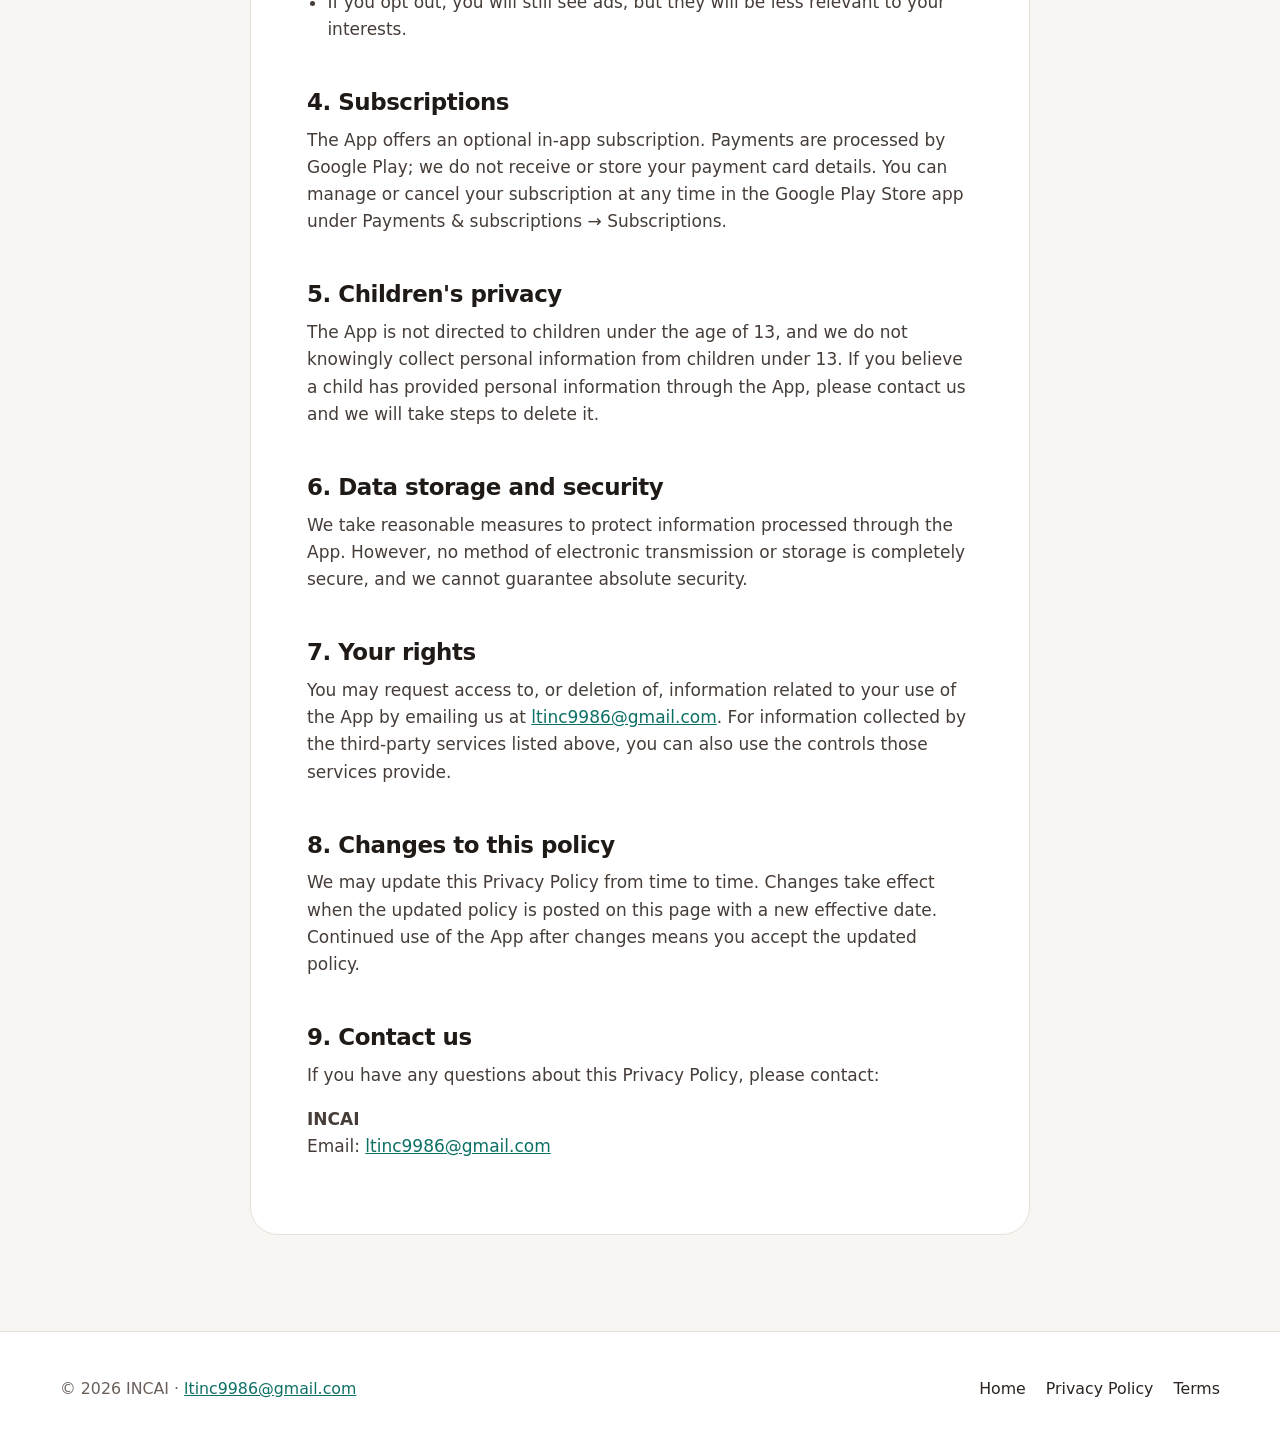
<file: policies.html>
<!doctype html>
<html lang="en">
<head>
  <meta charset="utf-8">
  <meta name="viewport" content="width=device-width, initial-scale=1">
  <title>Privacy Policy — Ai Translator (Android app on Google Play)</title>
  <meta name="description" content="Privacy Policy of Ai Translator, the Android translation app by INCAI: Accessibility Service use, third-party services, advertising, subscriptions and your rights.">
  <meta name="theme-color" content="#0d7065">
  <meta property="og:type" content="article">
  <meta property="og:title" content="Privacy Policy — Ai Translator">
  <meta property="og:description" content="How Ai Translator by INCAI handles information, third-party services and advertising.">
  <meta property="og:image" content="assets/img/screen-home.png">
  <link rel="icon" href="assets/icon.svg" type="image/svg+xml">
  <link rel="apple-touch-icon" href="assets/icon.svg">
  <link rel="stylesheet" href="assets/style.css">
</head>
<body>
<a class="skip" href="#main">Skip to content</a>

<header class="site-header">
  <div class="container nav">
    <a class="brand" href="index.html"><img src="assets/icon.svg" alt="Ai Translator icon" width="36" height="36">Ai Translator</a>
    <nav class="nav-links" aria-label="Main">
      <a class="hide-sm" href="index.html#features">Features</a>
      <a class="hide-sm" href="terms.html">Terms</a>
      <a class="btn btn-primary btn-small" href="https://play.google.com/store/apps/details?id=com.ai.translator.live.translate" rel="noopener"><span class="hide-sm">Get it on&nbsp;</span>Google Play</a>
    </nav>
  </div>
</header>

<main id="main" class="legal">
  <div class="container">
    <article class="doc">
      <h1>Privacy Policy</h1>
      <p class="meta">Effective date: November 26, 2026</p>

      <p>This Privacy Policy explains how INCAI ("we", "us", "our") handles information in connection with the Ai Translator mobile application for Android, distributed on Google Play (the "App"). By using the App, you agree to the practices described in this policy.</p>

      <h2>1. Accessibility Service</h2>
      <p>The App uses the Android AccessibilityService API to help you capture text displayed on your screen from other applications. This enables translation of that content into your preferred language in real time (the Screen Translator feature).</p>
      <ul>
        <li>The Accessibility Service is used only to provide the translation feature, and only after you enable it in your device settings.</li>
        <li>The App does not collect, store or share any personal or sensitive data through this feature. Processed information is used solely to provide the translation and is not retained or transmitted externally.</li>
        <li>You can turn the Accessibility Service off at any time in your device's Settings → Accessibility.</li>
      </ul>

      <h2>2. Third-party services</h2>
      <p>The App uses the following third-party services. These services may collect information, such as device identifiers and usage data, according to their own privacy policies:</p>
      <ul>
        <li><strong>Google AdMob</strong> — displays advertising in the App. <a href="https://policies.google.com/privacy" rel="noopener">Google Privacy Policy</a></li>
        <li><strong>Meta Audience Network</strong> — displays advertising in the App. <a href="https://www.facebook.com/privacy/policy/" rel="noopener">Meta Privacy Policy</a></li>
        <li><strong>Firebase Analytics</strong> — helps us understand how the App is used so we can improve it. <a href="https://firebase.google.com/support/privacy" rel="noopener">Firebase privacy information</a></li>
        <li><strong>Google Analytics</strong> — usage analytics. <a href="https://policies.google.com/privacy" rel="noopener">Google Privacy Policy</a></li>
        <li><strong>Adjust</strong> — measures app installs and advertising campaign performance.</li>
        <li><strong>Firebase Crashlytics</strong> — collects crash reports so we can fix stability issues. <a href="https://firebase.google.com/support/privacy" rel="noopener">Firebase privacy information</a></li>
      </ul>

      <h2>3. Advertising</h2>
      <p>The App shows ads provided by Google AdMob and Meta Audience Network. These networks may use your device's Advertising ID to show personalized ads and to measure ad performance.</p>
      <ul>
        <li>You can reset your Advertising ID or opt out of personalized ads in your Android device settings (Settings → Google → Ads, or Settings → Privacy → Ads, depending on your device).</li>
        <li>If you opt out, you will still see ads, but they will be less relevant to your interests.</li>
      </ul>

      <h2>4. Subscriptions</h2>
      <p>The App offers an optional in-app subscription. Payments are processed by Google Play; we do not receive or store your payment card details. You can manage or cancel your subscription at any time in the Google Play Store app under Payments &amp; subscriptions → Subscriptions.</p>

      <h2>5. Children's privacy</h2>
      <p>The App is not directed to children under the age of 13, and we do not knowingly collect personal information from children under 13. If you believe a child has provided personal information through the App, please contact us and we will take steps to delete it.</p>

      <h2>6. Data storage and security</h2>
      <p>We take reasonable measures to protect information processed through the App. However, no method of electronic transmission or storage is completely secure, and we cannot guarantee absolute security.</p>

      <h2>7. Your rights</h2>
      <p>You may request access to, or deletion of, information related to your use of the App by emailing us at <a href="mailto:ltinc9986@gmail.com">ltinc9986@gmail.com</a>. For information collected by the third-party services listed above, you can also use the controls those services provide.</p>

      <h2>8. Changes to this policy</h2>
      <p>We may update this Privacy Policy from time to time. Changes take effect when the updated policy is posted on this page with a new effective date. Continued use of the App after changes means you accept the updated policy.</p>

      <h2>9. Contact us</h2>
      <p>If you have any questions about this Privacy Policy, please contact:</p>
      <p><strong>INCAI</strong><br>Email: <a href="mailto:ltinc9986@gmail.com">ltinc9986@gmail.com</a></p>
    </article>
  </div>
</main>

<footer class="site-footer">
  <div class="container footer-grid">
    <div>© 2026 INCAI · <a href="mailto:ltinc9986@gmail.com">ltinc9986@gmail.com</a></div>
    <nav class="footer-links" aria-label="Footer">
      <a href="index.html">Home</a>
      <a href="policies.html">Privacy Policy</a>
      <a href="terms.html">Terms</a>
    </nav>
  </div>
</footer>
</body>
</html>
</file>
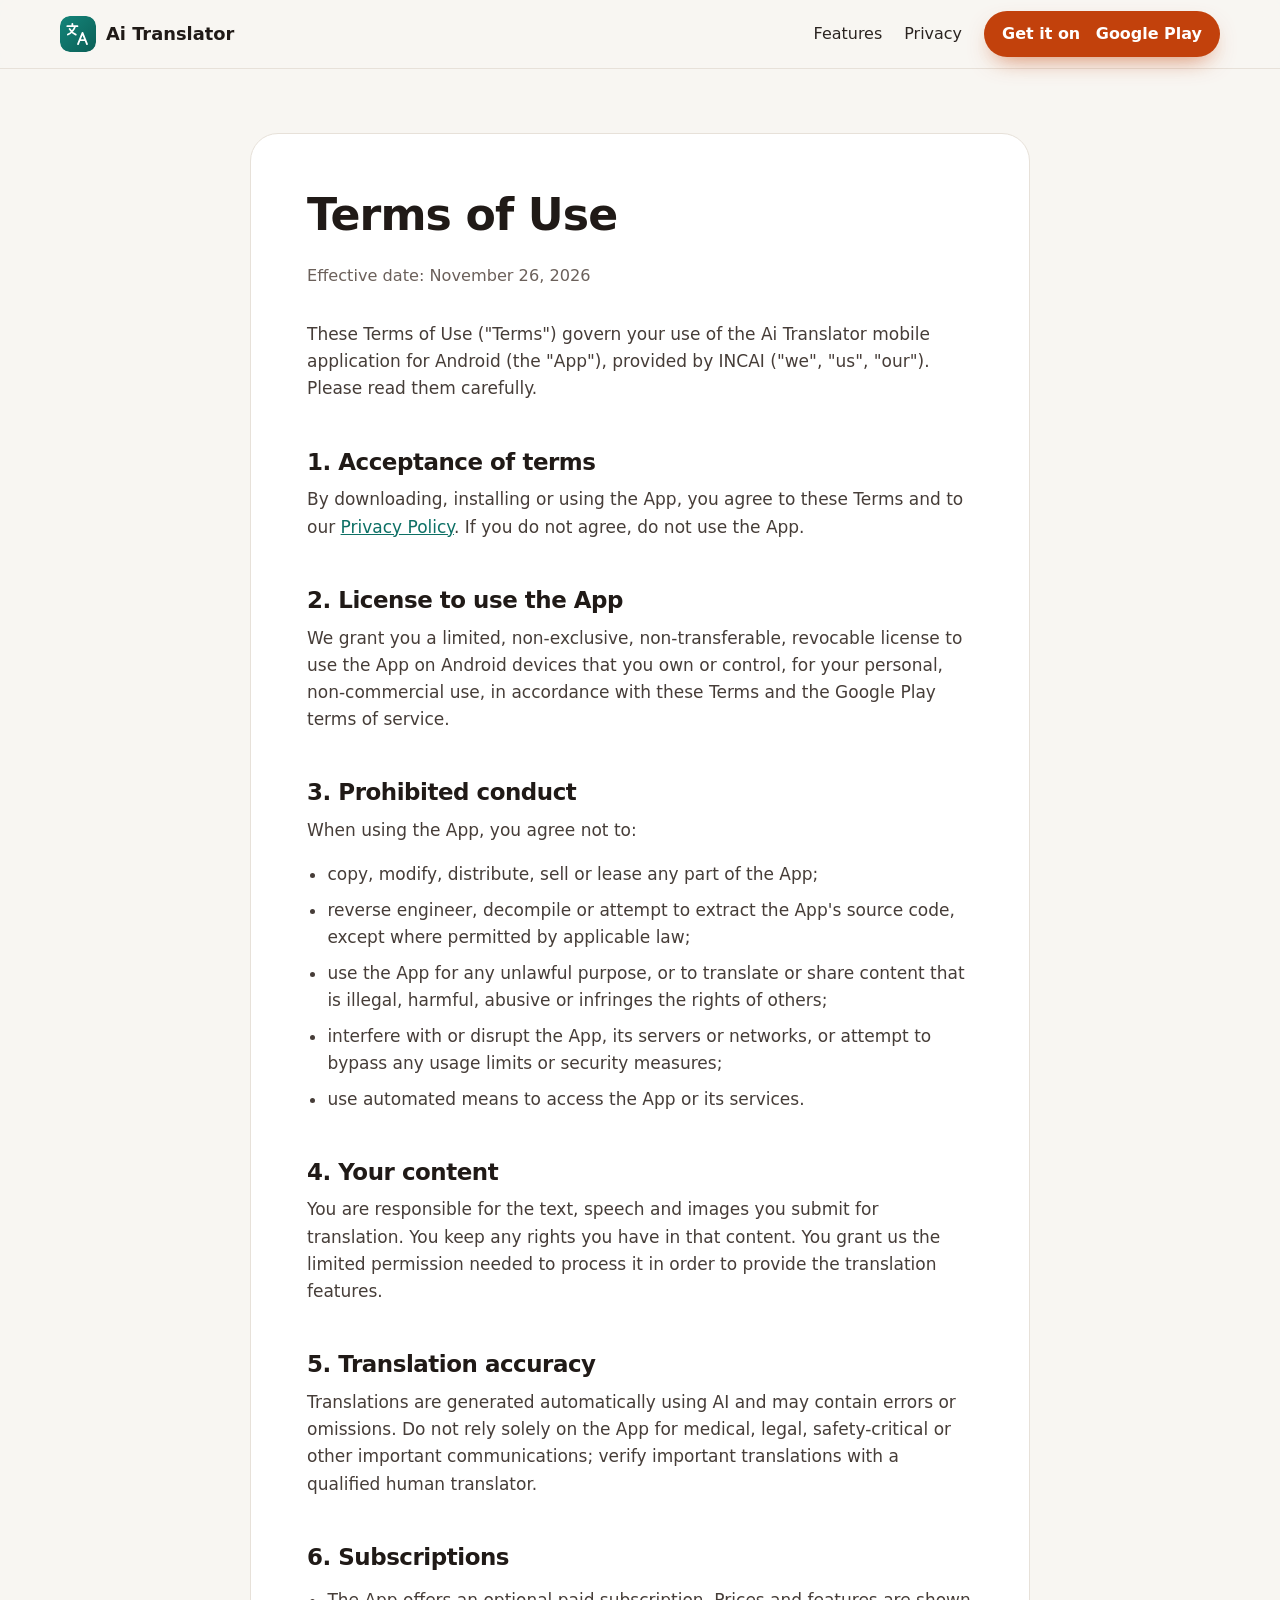
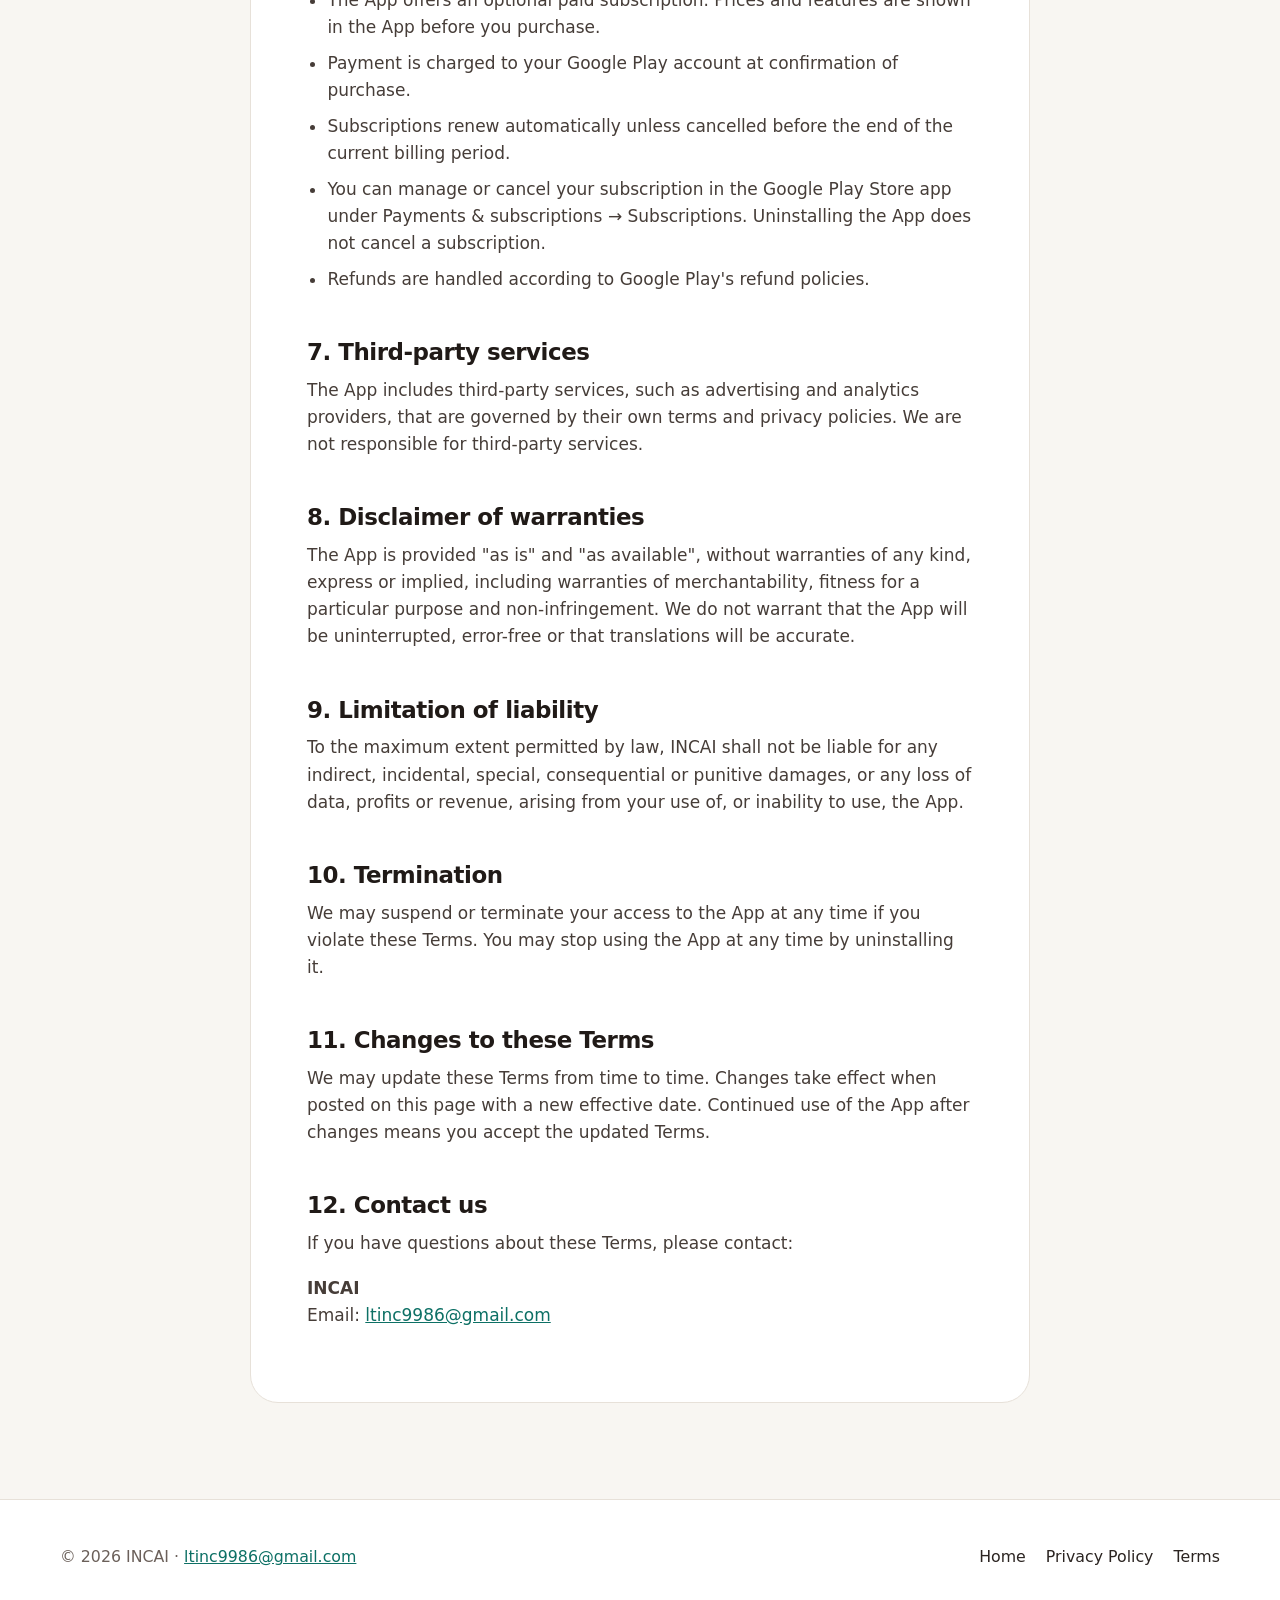
<file: terms.html>
<!doctype html>
<html lang="en">
<head>
  <meta charset="utf-8">
  <meta name="viewport" content="width=device-width, initial-scale=1">
  <title>Terms of Use — Ai Translator (Android app on Google Play)</title>
  <meta name="description" content="Terms of Use for Ai Translator, the Android voice, text, camera and screen translation app by INCAI.">
  <meta name="theme-color" content="#0d7065">
  <meta property="og:type" content="article">
  <meta property="og:title" content="Terms of Use — Ai Translator">
  <meta property="og:description" content="The terms that apply when you use the Ai Translator app by INCAI.">
  <meta property="og:image" content="assets/img/screen-home.png">
  <link rel="icon" href="assets/icon.svg" type="image/svg+xml">
  <link rel="apple-touch-icon" href="assets/icon.svg">
  <link rel="stylesheet" href="assets/style.css">
</head>
<body>
<a class="skip" href="#main">Skip to content</a>

<header class="site-header">
  <div class="container nav">
    <a class="brand" href="index.html"><img src="assets/icon.svg" alt="Ai Translator icon" width="36" height="36">Ai Translator</a>
    <nav class="nav-links" aria-label="Main">
      <a class="hide-sm" href="index.html#features">Features</a>
      <a class="hide-sm" href="policies.html">Privacy</a>
      <a class="btn btn-primary btn-small" href="https://play.google.com/store/apps/details?id=com.ai.translator.live.translate" rel="noopener"><span class="hide-sm">Get it on&nbsp;</span>Google Play</a>
    </nav>
  </div>
</header>

<main id="main" class="legal">
  <div class="container">
    <article class="doc">
      <h1>Terms of Use</h1>
      <p class="meta">Effective date: November 26, 2026</p>

      <p>These Terms of Use ("Terms") govern your use of the Ai Translator mobile application for Android (the "App"), provided by INCAI ("we", "us", "our"). Please read them carefully.</p>

      <h2>1. Acceptance of terms</h2>
      <p>By downloading, installing or using the App, you agree to these Terms and to our <a href="policies.html">Privacy Policy</a>. If you do not agree, do not use the App.</p>

      <h2>2. License to use the App</h2>
      <p>We grant you a limited, non-exclusive, non-transferable, revocable license to use the App on Android devices that you own or control, for your personal, non-commercial use, in accordance with these Terms and the Google Play terms of service.</p>

      <h2>3. Prohibited conduct</h2>
      <p>When using the App, you agree not to:</p>
      <ul>
        <li>copy, modify, distribute, sell or lease any part of the App;</li>
        <li>reverse engineer, decompile or attempt to extract the App's source code, except where permitted by applicable law;</li>
        <li>use the App for any unlawful purpose, or to translate or share content that is illegal, harmful, abusive or infringes the rights of others;</li>
        <li>interfere with or disrupt the App, its servers or networks, or attempt to bypass any usage limits or security measures;</li>
        <li>use automated means to access the App or its services.</li>
      </ul>

      <h2>4. Your content</h2>
      <p>You are responsible for the text, speech and images you submit for translation. You keep any rights you have in that content. You grant us the limited permission needed to process it in order to provide the translation features.</p>

      <h2>5. Translation accuracy</h2>
      <p>Translations are generated automatically using AI and may contain errors or omissions. Do not rely solely on the App for medical, legal, safety-critical or other important communications; verify important translations with a qualified human translator.</p>

      <h2 id="subscriptions">6. Subscriptions</h2>
      <ul>
        <li>The App offers an optional paid subscription. Prices and features are shown in the App before you purchase.</li>
        <li>Payment is charged to your Google Play account at confirmation of purchase.</li>
        <li>Subscriptions renew automatically unless cancelled before the end of the current billing period.</li>
        <li>You can manage or cancel your subscription in the Google Play Store app under Payments &amp; subscriptions → Subscriptions. Uninstalling the App does not cancel a subscription.</li>
        <li>Refunds are handled according to Google Play's refund policies.</li>
      </ul>

      <h2>7. Third-party services</h2>
      <p>The App includes third-party services, such as advertising and analytics providers, that are governed by their own terms and privacy policies. We are not responsible for third-party services.</p>

      <h2>8. Disclaimer of warranties</h2>
      <p>The App is provided "as is" and "as available", without warranties of any kind, express or implied, including warranties of merchantability, fitness for a particular purpose and non-infringement. We do not warrant that the App will be uninterrupted, error-free or that translations will be accurate.</p>

      <h2>9. Limitation of liability</h2>
      <p>To the maximum extent permitted by law, INCAI shall not be liable for any indirect, incidental, special, consequential or punitive damages, or any loss of data, profits or revenue, arising from your use of, or inability to use, the App.</p>

      <h2>10. Termination</h2>
      <p>We may suspend or terminate your access to the App at any time if you violate these Terms. You may stop using the App at any time by uninstalling it.</p>

      <h2>11. Changes to these Terms</h2>
      <p>We may update these Terms from time to time. Changes take effect when posted on this page with a new effective date. Continued use of the App after changes means you accept the updated Terms.</p>

      <h2>12. Contact us</h2>
      <p>If you have questions about these Terms, please contact:</p>
      <p><strong>INCAI</strong><br>Email: <a href="mailto:ltinc9986@gmail.com">ltinc9986@gmail.com</a></p>
    </article>
  </div>
</main>

<footer class="site-footer">
  <div class="container footer-grid">
    <div>© 2026 INCAI · <a href="mailto:ltinc9986@gmail.com">ltinc9986@gmail.com</a></div>
    <nav class="footer-links" aria-label="Footer">
      <a href="index.html">Home</a>
      <a href="policies.html">Privacy Policy</a>
      <a href="terms.html">Terms</a>
    </nav>
  </div>
</footer>
</body>
</html>
</file>
<file: assets/style.css>
/* Ai Translator — landing site styles. Palette taken from the app icon and screenshots. */
:root {
  --brand: #0d7065;        /* teal — app icon, mic buttons */
  --brand-dark: #0a5a51;
  --brand-soft: #dff1ee;
  --brand-2: #c2410c;      /* burnt orange — Talk / swap buttons */
  --brand-2-soft: #fbe7dc;
  --accent: #f0b232;       /* amber — highlights */
  --bg: #f8f6f2;           /* warm cream background */
  --surface: #ffffff;
  --ink: #201a17;          /* near-black panels */
  --text: #2b2421;
  --muted: #6b605a;
  --line: #e7e1d9;
  --radius: 24px;
  --shadow: 0 20px 50px -20px rgba(32, 26, 23, .28);
  --container: 1160px;
  font-size: 17px;
}

* { box-sizing: border-box; }
html { scroll-behavior: smooth; }
@media (prefers-reduced-motion: reduce) {
  html { scroll-behavior: auto; }
  *, *::before, *::after { transition: none !important; animation: none !important; }
}
body {
  margin: 0;
  font-family: system-ui, -apple-system, "Segoe UI", Roboto, "Helvetica Neue", Arial, sans-serif;
  color: var(--text);
  background: var(--bg);
  line-height: 1.6;
  -webkit-font-smoothing: antialiased;
}
img { max-width: 100%; height: auto; display: block; }
a { color: var(--brand); }
a:hover { color: var(--brand-dark); }
h1, h2, h3 { color: var(--ink); line-height: 1.15; margin: 0 0 .5em; letter-spacing: -.02em; }
p { margin: 0 0 1em; }

.container { width: min(100% - 40px, var(--container)); margin-inline: auto; }
.skip { position: absolute; left: -999px; }
.skip:focus { left: 16px; top: 16px; background: #fff; padding: 8px 12px; z-index: 100; }

/* Header */
.site-header {
  position: sticky; top: 0; z-index: 50;
  background: rgba(248, 246, 242, .88);
  backdrop-filter: saturate(1.4) blur(10px);
  border-bottom: 1px solid var(--line);
}
.nav { display: flex; align-items: center; justify-content: space-between; height: 68px; gap: 16px; }
.brand { display: flex; align-items: center; gap: 10px; text-decoration: none; color: var(--ink); font-weight: 700; font-size: 1.05rem; }
.brand img { width: 36px; height: 36px; border-radius: 10px; }
.nav-links { display: flex; align-items: center; gap: 22px; }
.nav-links a { color: var(--text); text-decoration: none; font-weight: 500; font-size: .94rem; }
.nav-links a:hover { color: var(--brand); }
.nav-links a.btn-primary, .nav-links a.btn-primary:hover { color: #fff; white-space: nowrap; font-weight: 700; }
.brand { white-space: nowrap; }
@media (max-width: 760px) { .nav-links .hide-sm { display: none; } }

/* Buttons */
.btn {
  display: inline-flex; align-items: center; gap: 10px;
  padding: 14px 24px; border-radius: 999px; font-weight: 700; text-decoration: none;
  transition: transform .2s ease, box-shadow .2s ease, background .2s ease;
}
.btn-primary { background: var(--brand-2); color: #fff; box-shadow: 0 10px 24px -10px rgba(194, 65, 12, .7); }
.btn-primary:hover { color: #fff; background: #a8380a; transform: translateY(-2px); }
.btn-small { padding: 10px 18px; font-size: .9rem; }
.btn-ghost { background: var(--surface); color: var(--ink); border: 1px solid var(--line); }
.btn-ghost:hover { color: var(--brand); transform: translateY(-2px); }
.btn svg { width: 22px; height: 22px; flex: none; }
.btn .btn-label { display: flex; flex-direction: column; line-height: 1.1; text-align: left; }
.btn .btn-label small { font-weight: 500; font-size: .72rem; opacity: .9; letter-spacing: .04em; text-transform: uppercase; }

/* Hero */
.hero { position: relative; overflow: hidden; padding: 72px 0 96px; }
.hero::before, .hero::after {
  content: ""; position: absolute; border-radius: 50%; filter: blur(70px); z-index: -1;
}
.hero::before { width: 520px; height: 520px; background: rgba(13, 112, 101, .20); top: -160px; right: -120px; }
.hero::after { width: 420px; height: 420px; background: rgba(194, 65, 12, .16); bottom: -160px; left: -140px; }
.hero-grid { display: grid; gap: 48px; align-items: center; }
@media (min-width: 900px) { .hero-grid { grid-template-columns: 1.05fr 1fr; } }
.eyebrow {
  display: inline-flex; align-items: center; gap: 8px; padding: 6px 14px; border-radius: 999px;
  background: var(--brand-soft); color: var(--brand-dark); font-weight: 600; font-size: .85rem; margin-bottom: 18px;
}
.hero h1 { font-size: clamp(2.4rem, 5.5vw, 3.4rem); }
.hero h1 span { color: var(--brand); }
.lead { font-size: 1.15rem; color: var(--muted); max-width: 34em; }
.hero-actions { display: flex; flex-wrap: wrap; gap: 14px; margin: 28px 0 18px; }
.hero-note { font-size: .9rem; color: var(--muted); }
.hero-visual { position: relative; display: flex; justify-content: center; min-height: 520px; }

/* Phone frame (CSS) */
.phone {
  width: 260px; padding: 10px; border-radius: 40px; background: #1b1614;
  box-shadow: var(--shadow), inset 0 0 0 2px #3a322e;
}
.phone img { border-radius: 31px; width: 100%; aspect-ratio: 1344 / 2992; object-fit: cover; background: var(--bg); }
.phone.sm { width: 220px; }
.hero-visual .phone.back { position: absolute; transform: rotate(8deg) translate(110px, 30px); opacity: .97; }
.hero-visual .phone.front { position: relative; transform: rotate(-4deg) translateX(-60px); z-index: 2; }
@media (max-width: 520px) {
  .hero-visual { min-height: 460px; }
  .hero-visual .phone { width: 200px; }
  .hero-visual .phone.back { transform: rotate(8deg) translate(70px, 24px); }
  .hero-visual .phone.front { transform: rotate(-4deg) translateX(-40px); }
}

/* Sections */
section { scroll-margin-top: 80px; }
.section { padding: 88px 0; }
@media (min-width: 900px) { .section { padding: 112px 0; } }
.section-alt { background: var(--surface); border-block: 1px solid var(--line); }
.section-head { text-align: center; max-width: 680px; margin: 0 auto 56px; }
.section-head h2 { font-size: clamp(1.9rem, 3.6vw, 2.4rem); }
.section-head p { color: var(--muted); font-size: 1.08rem; margin: 0; }

/* Highlights strip */
.highlights { display: grid; gap: 16px; grid-template-columns: repeat(auto-fit, minmax(220px, 1fr)); margin-top: -40px; position: relative; }
.highlight {
  display: flex; gap: 14px; align-items: flex-start; padding: 22px; border-radius: var(--radius);
  background: var(--surface); border: 1px solid var(--line); box-shadow: 0 10px 30px -22px rgba(32,26,23,.4);
}
.highlight h3 { font-size: 1.02rem; margin: 0 0 4px; }
.highlight p { margin: 0; font-size: .93rem; color: var(--muted); }
.icon-badge {
  flex: none; width: 46px; height: 46px; border-radius: 14px; display: grid; place-items: center;
  background: var(--brand-soft); color: var(--brand);
}
.icon-badge.orange { background: var(--brand-2-soft); color: var(--brand-2); }
.icon-badge.blue { background: #e4e6fb; color: #3f4bb8; }
.icon-badge.amber { background: #fdf1d4; color: #94600a; }
.icon-badge svg { width: 24px; height: 24px; }

/* Feature rows */
.feature { display: grid; gap: 40px; align-items: center; padding: 40px 0; }
@media (min-width: 900px) {
  .feature { grid-template-columns: 1fr 1fr; gap: 72px; }
  .feature.reverse .feature-media { order: 2; }
}
.feature-media {
  display: flex; justify-content: center; gap: 20px; padding: 40px 20px; border-radius: 32px;
  background: linear-gradient(150deg, var(--brand-soft), #f3efe8);
}
.feature-media.warm { background: linear-gradient(150deg, var(--brand-2-soft), #f6efe6); }
.feature-media.cool { background: linear-gradient(150deg, #e4e6fb, #eff0f7); }
.feature-media .phone:nth-child(2) { margin-top: 48px; }
@media (max-width: 520px) { .feature-media .phone.sm { width: 150px; padding: 7px; border-radius: 28px; } .feature-media .phone.sm img { border-radius: 22px; } }
.feature-text h3 { font-size: clamp(1.6rem, 3vw, 2rem); }
.feature-text .kicker { color: var(--brand-2); font-weight: 700; font-size: .85rem; letter-spacing: .08em; text-transform: uppercase; margin-bottom: 10px; }
.feature-text p { color: var(--muted); font-size: 1.05rem; max-width: 34em; }
.checks { list-style: none; padding: 0; margin: 18px 0 0; display: grid; gap: 10px; }
.checks li { position: relative; padding-left: 32px; }
.checks li::before {
  content: ""; position: absolute; left: 0; top: 3px; width: 20px; height: 20px; border-radius: 50%;
  background: var(--brand-soft) url("data:image/svg+xml,%3Csvg xmlns='http://www.w3.org/2000/svg' viewBox='0 0 24 24' fill='none' stroke='%230d7065' stroke-width='3' stroke-linecap='round' stroke-linejoin='round'%3E%3Cpath d='M5 12l5 5 9-10'/%3E%3C/svg%3E") center / 12px no-repeat;
}

/* Function grid */
.func-grid { display: grid; gap: 18px; grid-template-columns: repeat(auto-fit, minmax(240px, 1fr)); }
.func {
  padding: 26px; border-radius: var(--radius); background: var(--bg); border: 1px solid var(--line);
  transition: transform .2s ease, box-shadow .2s ease;
}
.func:hover { transform: translateY(-4px); box-shadow: var(--shadow); }
.func h3 { font-size: 1.08rem; margin: 14px 0 6px; }
.func p { margin: 0; color: var(--muted); font-size: .95rem; }

/* Gallery */
.gallery {
  display: grid; grid-auto-flow: column; grid-auto-columns: 220px; gap: 22px;
  overflow-x: auto; scroll-snap-type: x mandatory; padding: 10px 20px 28px;
  scrollbar-width: thin;
}
.gallery figure { margin: 0; scroll-snap-align: center; }
.gallery figcaption { text-align: center; font-size: .9rem; color: var(--muted); margin-top: 12px; font-weight: 500; }
.gallery .phone { width: 220px; }
.gallery-hint { text-align: center; color: var(--muted); font-size: .88rem; }

/* Steps */
.steps { display: grid; gap: 22px; grid-template-columns: repeat(auto-fit, minmax(250px, 1fr)); counter-reset: step; }
.step { position: relative; padding: 30px 26px; background: var(--surface); border-radius: var(--radius); border: 1px solid var(--line); }
.step::before {
  counter-increment: step; content: counter(step);
  display: grid; place-items: center; width: 40px; height: 40px; border-radius: 12px;
  background: var(--brand); color: #fff; font-weight: 800; margin-bottom: 16px;
}
.step h3 { font-size: 1.12rem; }
.step p { margin: 0; color: var(--muted); }

/* Audience */
.audience { display: grid; gap: 18px; grid-template-columns: repeat(auto-fit, minmax(240px, 1fr)); }
.aud { padding: 28px; border-radius: var(--radius); color: var(--ink); }
.aud h3 { font-size: 1.15rem; margin-top: 12px; }
.aud p { margin: 0; color: #4d433e; }
.aud.a1 { background: var(--brand-soft); }
.aud.a2 { background: var(--brand-2-soft); }
.aud.a3 { background: #e4e6fb; }
.aud .emoji { font-size: 1.8rem; line-height: 1; }

/* Dark panel (Premium) */
.panel-dark {
  background: var(--ink); color: #efe9e4; border-radius: 32px; padding: 48px clamp(24px, 5vw, 64px);
  display: grid; gap: 32px; align-items: center;
}
@media (min-width: 900px) { .panel-dark { grid-template-columns: 1.4fr 1fr; } }
.panel-dark h2 { color: #fff; font-size: clamp(1.7rem, 3vw, 2.2rem); }
.panel-dark p { color: #cfc6bf; }
.panel-dark .tag { color: var(--accent); font-weight: 700; letter-spacing: .1em; font-size: .8rem; text-transform: uppercase; }
.panel-dark a { color: #ffd38a; }

/* FAQ */
.faq { max-width: 800px; margin: 0 auto; display: grid; gap: 12px; }
.faq details { background: var(--surface); border: 1px solid var(--line); border-radius: 18px; padding: 4px 22px; }
.faq summary {
  cursor: pointer; list-style: none; padding: 16px 30px 16px 0; font-weight: 650; color: var(--ink); position: relative;
}
.faq summary::-webkit-details-marker { display: none; }
.faq summary::after { content: "+"; position: absolute; right: 0; top: 12px; font-size: 1.5rem; color: var(--brand-2); transition: transform .2s; }
.faq details[open] summary::after { transform: rotate(45deg); }
.faq details p { color: var(--muted); }

/* CTA */
.cta {
  text-align: center; border-radius: 36px; padding: 72px 24px; color: #fff;
  background: radial-gradient(circle at 15% 20%, rgba(255,255,255,.14), transparent 40%), linear-gradient(135deg, #0d7065, #0a4f48);
  box-shadow: var(--shadow);
}
.cta img { width: 84px; height: 84px; border-radius: 22px; margin: 0 auto 20px; box-shadow: 0 14px 30px -12px rgba(0,0,0,.5); }
.cta h2 { color: #fff; font-size: clamp(1.9rem, 4vw, 2.6rem); }
.cta p { color: #d4ece8; max-width: 36em; margin: 0 auto 28px; font-size: 1.08rem; }

/* Contact */
.contact { text-align: center; }
.contact a.mail { font-size: 1.25rem; font-weight: 700; color: var(--brand-2); }

/* Footer */
.site-footer { border-top: 1px solid var(--line); padding: 44px 0; background: var(--surface); font-size: .93rem; color: var(--muted); }
.footer-grid { display: flex; flex-wrap: wrap; gap: 20px; justify-content: space-between; align-items: center; }
.footer-links { display: flex; flex-wrap: wrap; gap: 20px; }
.footer-links a { color: var(--text); text-decoration: none; font-weight: 500; }
.footer-links a:hover { color: var(--brand); }

/* Legal pages */
.legal { padding: 64px 0 96px; }
.legal .doc { max-width: 780px; margin: 0 auto; background: var(--surface); border: 1px solid var(--line); border-radius: 28px; padding: clamp(24px, 5vw, 56px); }
.legal h1 { font-size: clamp(2rem, 4vw, 2.6rem); }
.legal h2 { font-size: 1.35rem; margin-top: 2em; }
.legal p, .legal li { color: #463d38; }
.legal ul { padding-left: 1.2em; }
.legal li { margin-bottom: .5em; }
.legal .meta { color: var(--muted); font-size: .95rem; margin-bottom: 2em; }

/* 404 */
.notfound { min-height: 70vh; display: grid; place-items: center; text-align: center; padding: 80px 0; }
.notfound .code { font-size: clamp(4rem, 14vw, 7rem); font-weight: 800; color: var(--brand); line-height: 1; margin-bottom: 12px; }
</file>
